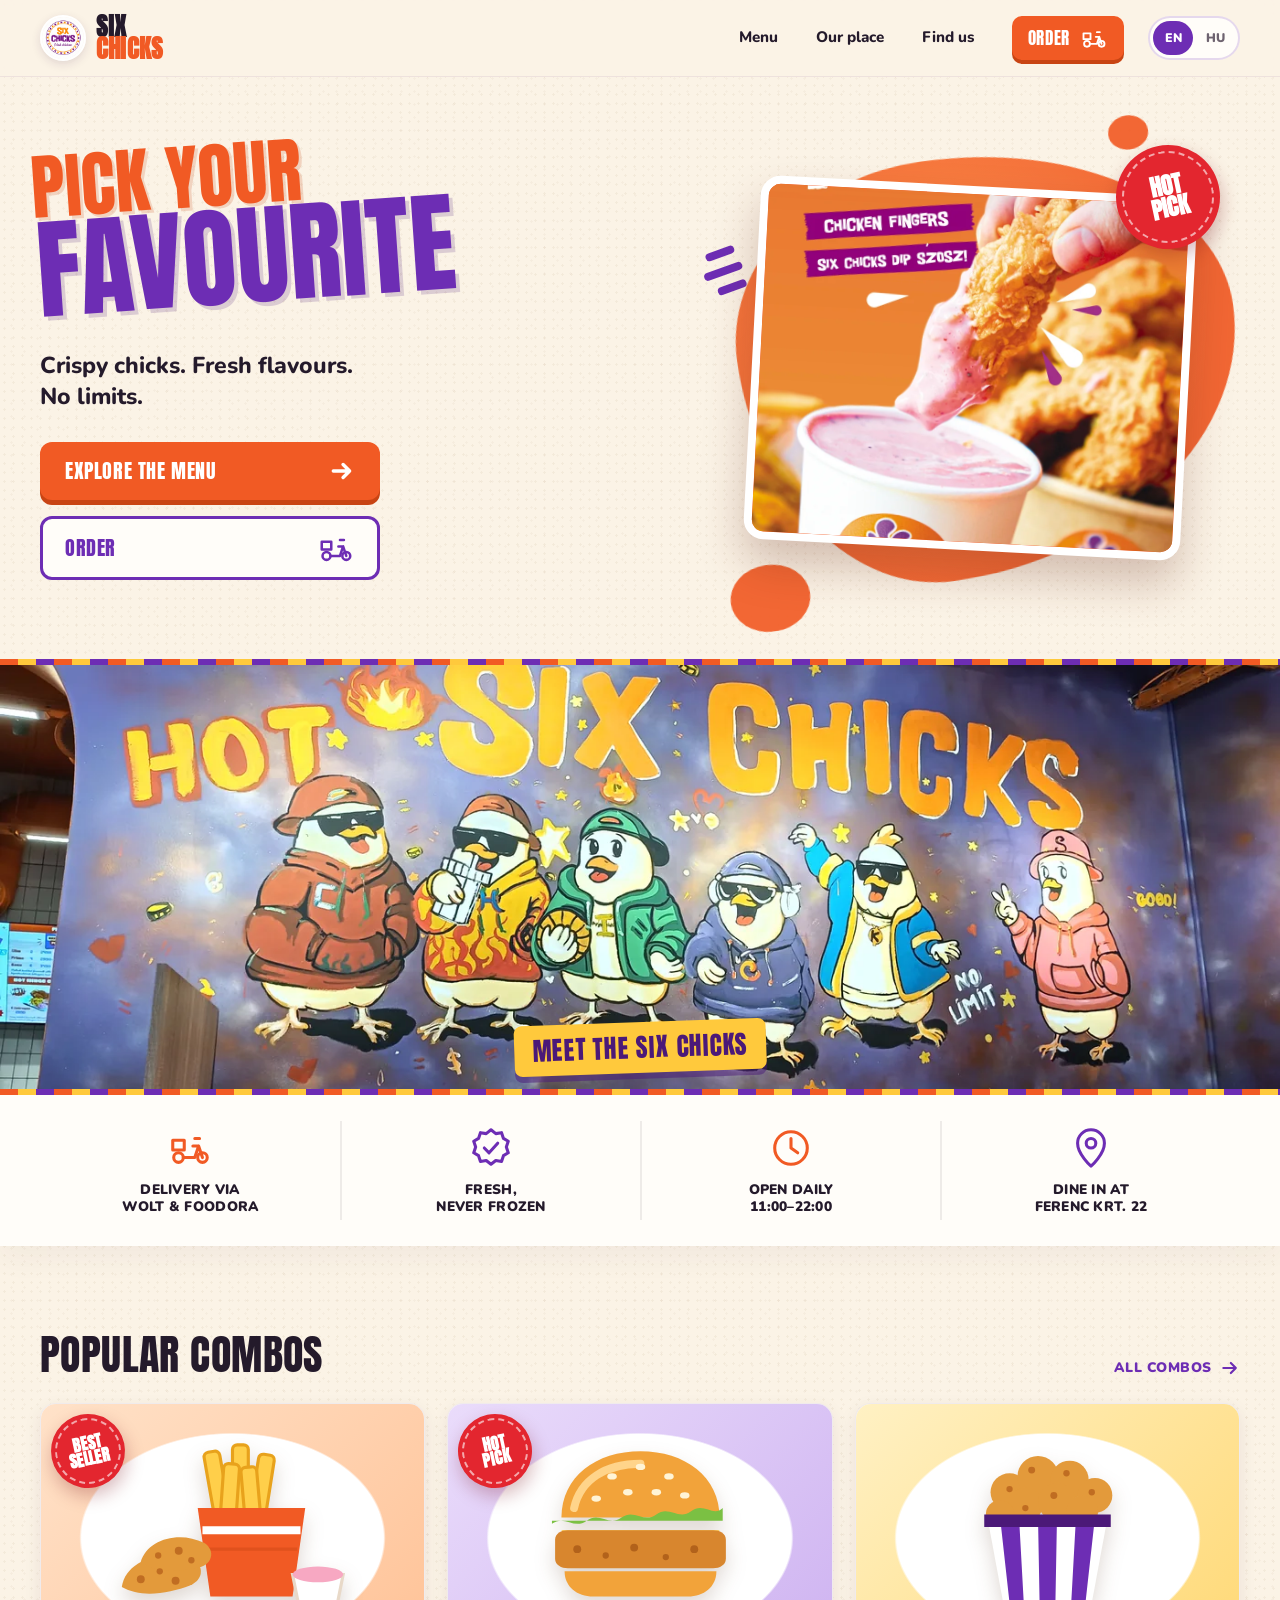
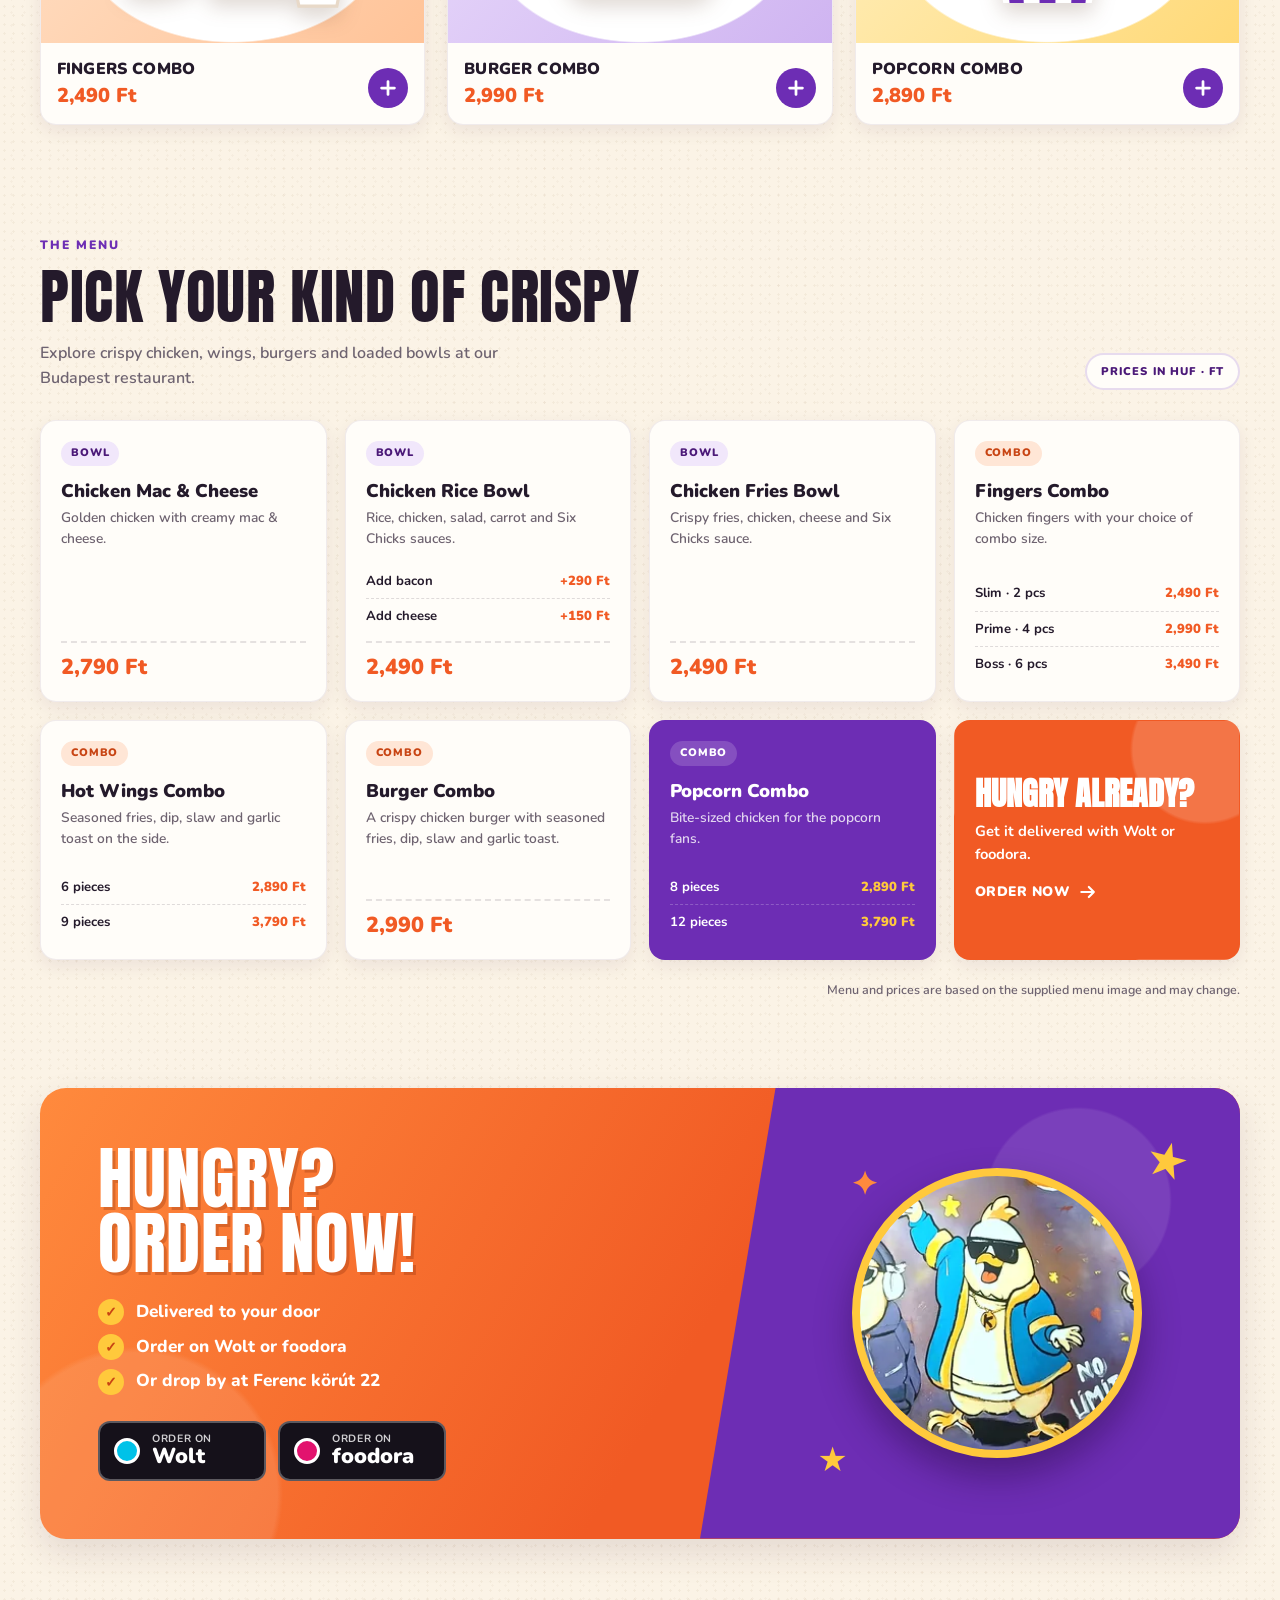
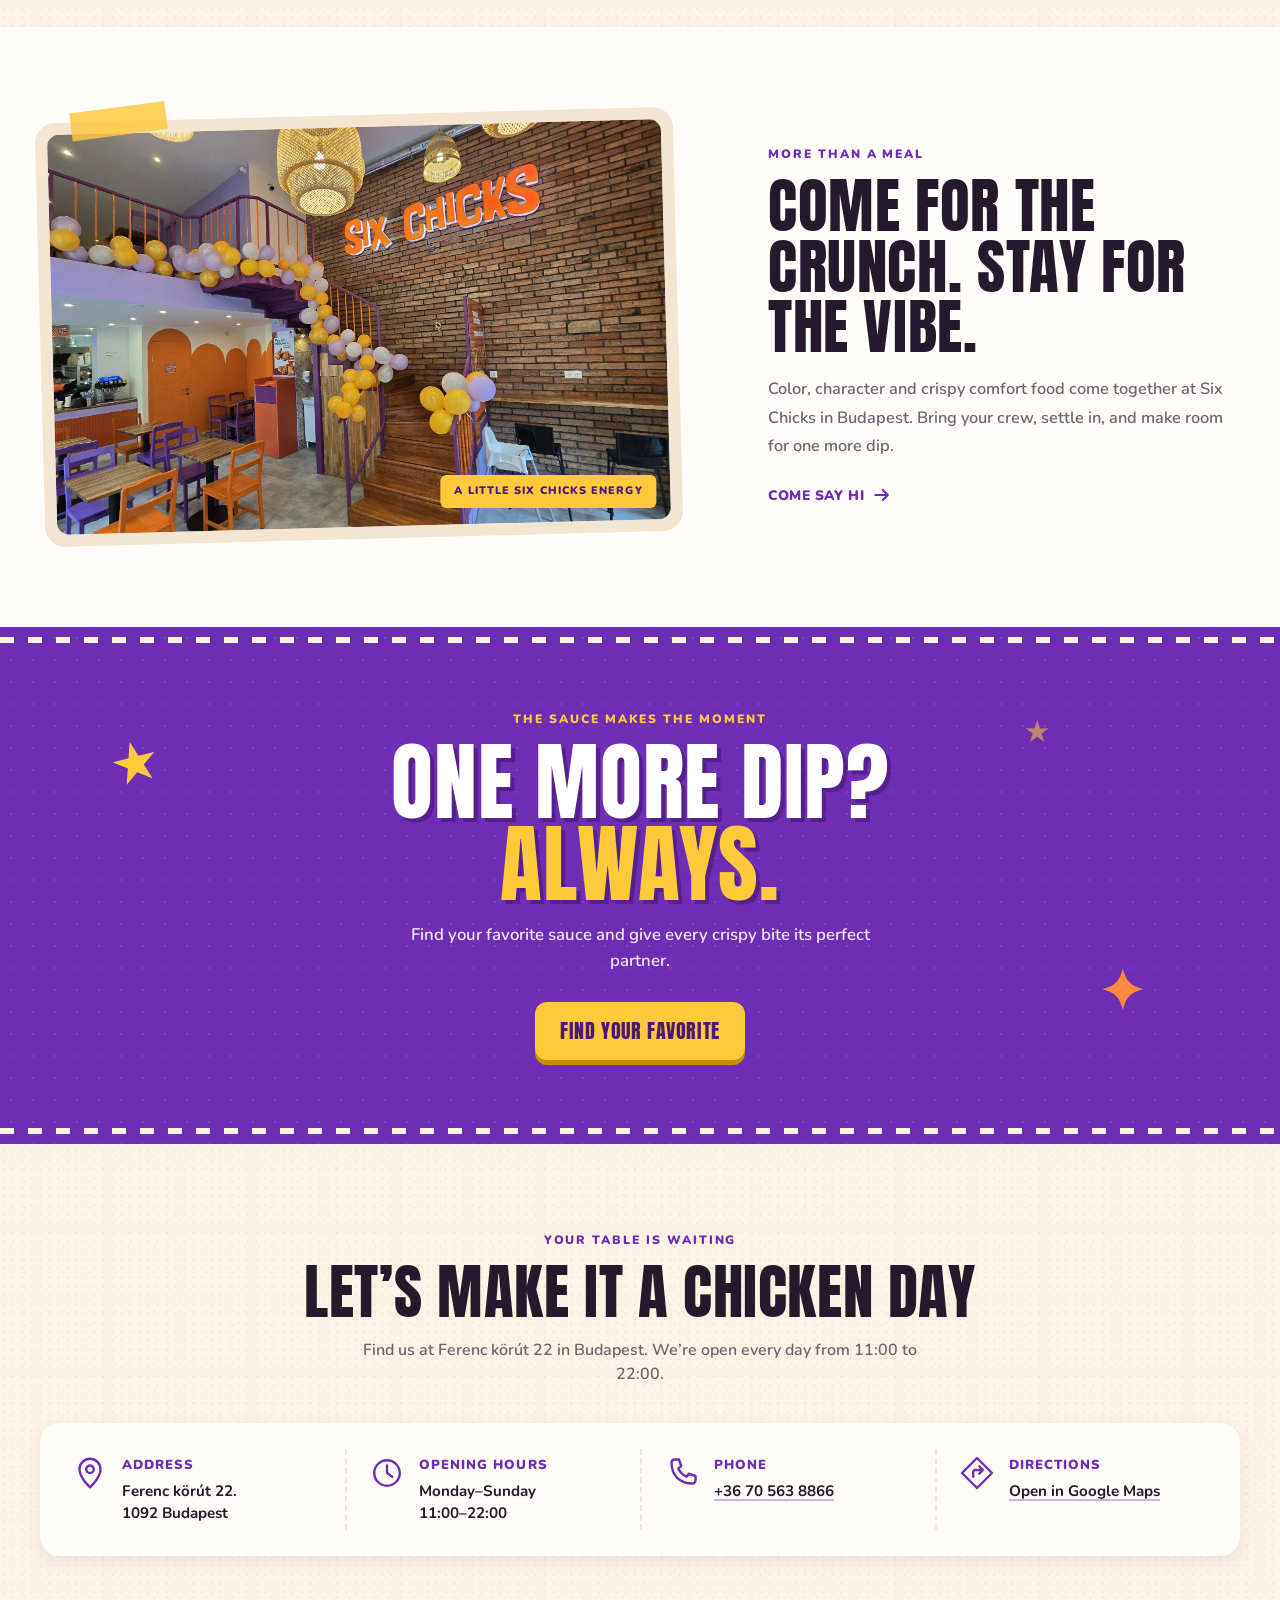
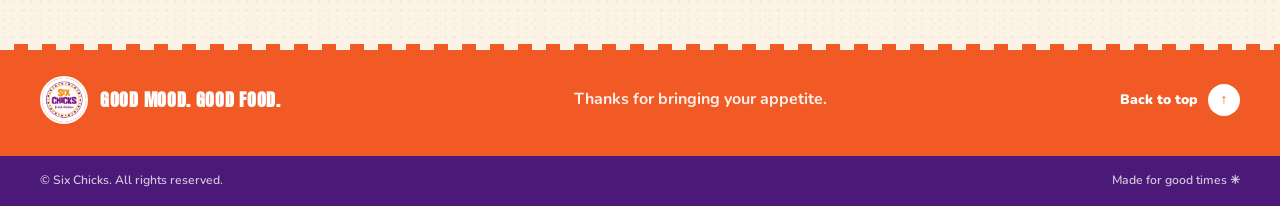
<file: index.html>
<!doctype html>
<html lang="en">
  <head>
    <meta charset="utf-8">
    <meta name="viewport" content="width=device-width, initial-scale=1">
    <meta
      name="description"
      content="Enjoy crispy chicken, wings, burgers and loaded bowls at Six Chicks in Budapest. Explore the menu, check daily 11:00–22:00 hours and get directions."
    >
    <meta name="theme-color" content="#fff8ef">
    <link rel="icon" href="favicon.ico" type="image/x-icon">
    <title>Six Chicks | Fried Chicken Restaurant in Budapest</title>
    <link rel="canonical" href="https://sixchicks.hu/">
    <link rel="alternate" hreflang="en" href="https://sixchicks.hu/">
    <link rel="alternate" hreflang="hu" href="https://sixchicks.hu/hu/">
    <link rel="alternate" hreflang="x-default" href="https://sixchicks.hu/">
    <meta property="og:type" content="website">
    <meta property="og:site_name" content="Six Chicks">
    <meta property="og:locale" content="en_GB">
    <meta property="og:locale:alternate" content="hu_HU">
    <meta property="og:title" content="Six Chicks | Fried Chicken Restaurant in Budapest">
    <meta property="og:description" content="Enjoy crispy chicken, wings, burgers and loaded bowls at Six Chicks in Budapest. Explore the menu, check daily 11:00–22:00 hours and get directions.">
    <meta property="og:url" content="https://sixchicks.hu/">
    <meta property="og:image" content="https://sixchicks.hu/six-chicks-hero.webp">
    <meta property="og:image:type" content="image/webp">
    <meta property="og:image:width" content="2400">
    <meta property="og:image:height" content="1351">
    <meta property="og:image:alt" content="Six Chicks fried chicken restaurant in Budapest">
    <meta name="twitter:card" content="summary_large_image">
    <meta name="twitter:title" content="Six Chicks | Fried Chicken Restaurant in Budapest">
    <meta name="twitter:description" content="Enjoy crispy chicken, wings, burgers and loaded bowls at Six Chicks in Budapest.">
    <meta name="twitter:image" content="https://sixchicks.hu/six-chicks-hero.webp">
    <meta name="twitter:image:alt" content="Six Chicks fried chicken restaurant in Budapest">
    <script type="application/ld+json">
      {
        "@context": "https://schema.org",
        "@type": "Restaurant",
        "name": "Six Chicks",
        "url": "https://sixchicks.hu/",
        "image": "https://sixchicks.hu/six-chicks-hero.webp",
        "logo": "https://sixchicks.hu/logo_1.jpg",
        "inLanguage": "en",
        "servesCuisine": "Fried chicken",
        "priceRange": "Ft 2,490–3,790",
        "telephone": "+36705638866",
        "address": {
          "@type": "PostalAddress",
          "streetAddress": "Ferenc körút 22.",
          "addressLocality": "Budapest",
          "postalCode": "1092",
          "addressCountry": "HU"
        },
        "openingHoursSpecification": {
          "@type": "OpeningHoursSpecification",
          "dayOfWeek": [
            "https://schema.org/Monday",
            "https://schema.org/Tuesday",
            "https://schema.org/Wednesday",
            "https://schema.org/Thursday",
            "https://schema.org/Friday",
            "https://schema.org/Saturday",
            "https://schema.org/Sunday"
          ],
          "opens": "11:00",
          "closes": "22:00"
        },
        "hasMenu": "https://sixchicks.hu/#menu",
        "potentialAction": {
          "@type": "OrderAction",
          "target": [
            {
              "@type": "EntryPoint",
              "urlTemplate": "https://wolt.com/en/hun/budapest/restaurant/six-chicks",
              "actionPlatform": ["https://schema.org/DesktopWebPlatform", "https://schema.org/MobileWebPlatform"]
            },
            {
              "@type": "EntryPoint",
              "urlTemplate": "https://www.foodora.hu/restaurant/c2vm/six-chicks",
              "actionPlatform": ["https://schema.org/DesktopWebPlatform", "https://schema.org/MobileWebPlatform"]
            }
          ]
        }
      }
    </script>
    <link rel="preconnect" href="https://fonts.googleapis.com">
    <link rel="preconnect" href="https://fonts.gstatic.com" crossorigin>
    <link rel="stylesheet" href="https://fonts.googleapis.com/css2?family=Anton&amp;family=Nunito:wght@600;700;800;900&amp;display=swap">
    <link rel="stylesheet" href="styles.css">
    <script src="script.js" defer></script>
  </head>
  <body>
    <a class="skip-link" href="#main">Skip to content</a>

    <header class="site-header">
      <div class="header-inner page-width">
        <a class="brand" href="#home" aria-label="Six Chicks — home">
          <img class="brand-logo" src="logo_1.jpg" alt="Six Chicks fried chicken circular logo" width="48" height="48">
          <span class="brand-word" aria-hidden="true"><span>Six</span><span>Chicks</span></span>
        </a>

        <nav class="primary-nav" id="primary-nav" aria-label="Main navigation">
          <a href="#menu">Menu</a>
          <a href="#story">Our place</a>
          <a href="#visit">Find us</a>
          <a class="nav-order" href="#order">
            <span>Order</span>
            <svg viewBox="0 0 48 48" aria-hidden="true"><circle cx="12" cy="34" r="5"/><circle cx="37" cy="34" r="5"/><path d="M17 34h12l4-12h-6M33 22l4 12M6 16h12v10H6zM29 14h5"/></svg>
          </a>
        </nav>

        <div class="language-switch" role="group" aria-label="Choose language">
          <a class="language-button is-active" href="./" lang="en" aria-current="page" aria-label="English">EN</a>
          <a class="language-button" href="hu/" lang="hu" hreflang="hu" aria-label="Magyar">HU</a>
        </div>

        <button
          class="nav-toggle"
          type="button"
          aria-controls="primary-nav"
          aria-expanded="false"
          aria-label="Open navigation"
          data-open-label="Open navigation"
          data-close-label="Close navigation"
        >
          <span></span>
          <span></span>
          <span></span>
        </button>
      </div>
    </header>

    <main id="main">
      <section class="hero" id="home" aria-labelledby="hero-title">
        <div class="hero-inner page-width">
          <div class="hero-copy">
            <h1 id="hero-title">
              <span class="hero-line-small">Pick your</span>
              <span class="hero-line-big">favourite</span>
            </h1>
            <p class="hero-description">Crispy chicks. Fresh flavours.<br>No limits.</p>
            <div class="hero-actions">
              <a class="button button-orange" href="#menu">
                <span>Explore the menu</span>
                <svg class="button-icon" viewBox="0 0 24 24" aria-hidden="true"><path d="M4 12h15M13 6l6 6-6 6"/></svg>
              </a>
              <a class="button button-outline" href="#order">
                <span>Order</span>
                <svg class="button-icon button-icon-wide" viewBox="0 0 48 48" aria-hidden="true"><circle cx="12" cy="34" r="5"/><circle cx="37" cy="34" r="5"/><path d="M17 34h12l4-12h-6M33 22l4 12M6 16h12v10H6zM29 14h5"/></svg>
              </a>
            </div>
          </div>

          <div class="hero-visual">
            <span class="hero-splash" aria-hidden="true"></span>
            <span class="hero-dashes" aria-hidden="true"><span></span><span></span><span></span></span>
            <div class="hero-frame">
              <img src="six-chicks-dip.webp" alt="A crispy chicken finger dipped into Six Chicks sauce" width="850" height="1420" fetchpriority="high">
            </div>
            <span class="sticker sticker-hot hero-sticker" aria-hidden="true">Hot<br>pick</span>
          </div>
        </div>
      </section>

      <section class="chicks-banner" aria-labelledby="chicks-title">
        <img src="six-chicks-wallpaper.webp" alt="The six Six Chicks characters painted on the restaurant wall" width="1400" height="1050" loading="lazy">
        <h2 class="chicks-caption" id="chicks-title">Meet the six chicks</h2>
      </section>

      <section class="features" aria-label="Why Six Chicks">
        <ul class="features-list page-width">
          <li class="feature">
            <svg class="feature-icon" viewBox="0 0 48 48" aria-hidden="true"><circle cx="12" cy="34" r="5"/><circle cx="37" cy="34" r="5"/><path d="M17 34h12l4-12h-6M33 22l4 12M6 16h12v10H6zM29 14h5"/></svg>
            <span>Delivery via<br>Wolt &amp; foodora</span>
          </li>
          <li class="feature feature-purple">
            <svg class="feature-icon" viewBox="0 0 48 48" aria-hidden="true"><path d="M24 5l5 4 6-1 2 6 5 3-2 6 2 6-5 3-2 6-6-1-5 4-5-4-6 1-2-6-5-3 2-6-2-6 5-3 2-6 6 1z"/><path d="M17 24l5 5 9-10"/></svg>
            <span>Fresh,<br>never frozen</span>
          </li>
          <li class="feature">
            <svg class="feature-icon" viewBox="0 0 48 48" aria-hidden="true"><circle cx="24" cy="24" r="17"/><path d="M24 14v10l7 5"/></svg>
            <span>Open daily<br>11:00–22:00</span>
          </li>
          <li class="feature feature-purple">
            <svg class="feature-icon" viewBox="0 0 48 48" aria-hidden="true"><path d="M24 43s14-12.5 14-24a14 14 0 0 0-28 0c0 11.5 14 24 14 24z"/><circle cx="24" cy="19" r="5"/></svg>
            <span>Dine in at<br>Ferenc krt. 22</span>
          </li>
        </ul>
      </section>

      <section class="combos section-pad" id="combos" aria-labelledby="combos-title">
        <div class="page-width">
          <div class="combos-heading">
            <h2 id="combos-title">Popular combos</h2>
            <a class="link-arrow" href="#menu">
              <span>All combos</span>
              <svg viewBox="0 0 24 24" aria-hidden="true"><path d="M4 12h15M13 6l6 6-6 6"/></svg>
            </a>
          </div>

          <ul class="combo-track" data-carousel>
            <li class="combo-card">
              <div class="combo-media combo-media-orange">
                <svg class="combo-art" viewBox="0 0 160 120" aria-hidden="true">
                  <g fill="#ffcf4a" stroke="#e8a21c" stroke-width="2">
                    <rect x="66" y="14" width="10" height="52" rx="3" transform="rotate(-10 71 40)"/>
                    <rect x="80" y="10" width="10" height="56" rx="3"/>
                    <rect x="93" y="16" width="10" height="50" rx="3" transform="rotate(9 98 41)"/>
                    <rect x="73" y="22" width="10" height="46" rx="3" transform="rotate(4 78 45)"/>
                    <rect x="87" y="24" width="10" height="44" rx="3" transform="rotate(-5 92 46)"/>
                  </g>
                  <path d="M58 50h68l-8 56H66z" fill="#f15a24"/>
                  <path d="M61 64h62" stroke="#fff" stroke-width="5"/>
                  <path d="M63 76h58" stroke="#c84413" stroke-width="2" opacity=".4"/>
                  <g fill="#e39a3b">
                    <path d="M10 100c2-15 22-24 42-19 10 3 11 14 1 18-13 5-31 8-43 1z"/>
                    <path d="M22 84c4-14 24-20 40-12 8 5 5 15-5 16-12 2-25 4-35-4z"/>
                  </g>
                  <g fill="#c06d22">
                    <circle cx="22" cy="95" r="2.5"/><circle cx="34" cy="90" r="2"/><circle cx="44" cy="96" r="2.5"/>
                    <circle cx="33" cy="80" r="2"/><circle cx="46" cy="77" r="2.5"/><circle cx="54" cy="83" r="2"/>
                  </g>
                  <path d="M118 92h32l-4 20h-24z" fill="#fff" stroke="#e8d9c8" stroke-width="2"/>
                  <ellipse cx="134" cy="92" rx="16" ry="5" fill="#f7a8c2"/>
                </svg>
                <span class="sticker sticker-hot combo-sticker" aria-hidden="true">Best<br>seller</span>
              </div>
              <div class="combo-body">
                <h3>Fingers Combo</h3>
                <p class="combo-price">2,490 Ft</p>
                <a class="combo-add" href="#order" aria-label="Order the Fingers Combo">
                  <svg viewBox="0 0 24 24" aria-hidden="true"><path d="M12 5v14M5 12h14"/></svg>
                </a>
              </div>
            </li>
            <li class="combo-card">
              <div class="combo-media combo-media-purple">
                <svg class="combo-art" viewBox="0 0 160 120" aria-hidden="true">
                  <path d="M30 56c0-26 22-42 50-42s50 16 50 42z" fill="#f2a33a"/>
                  <path d="M38 50c4-18 20-28 42-28" stroke="#ffd48a" stroke-width="5" stroke-linecap="round" fill="none"/>
                  <g fill="#fff4d6">
                    <ellipse cx="62" cy="30" rx="3" ry="2"/><ellipse cx="80" cy="24" rx="3" ry="2"/><ellipse cx="98" cy="30" rx="3" ry="2"/>
                    <ellipse cx="72" cy="40" rx="3" ry="2"/><ellipse cx="90" cy="40" rx="3" ry="2"/><ellipse cx="108" cy="42" rx="3" ry="2"/>
                    <ellipse cx="52" cy="44" rx="3" ry="2"/>
                  </g>
                  <path d="M24 60c8-6 14 4 22-2s14 4 22-2 14 4 22-2 14 4 22-2 14 4 20-2v8H24z" fill="#7bc043"/>
                  <path d="M30 64h100l-6 10H36z" fill="#ffc93c"/>
                  <path d="M26 70c0-4 4-6 8-6h92c4 0 8 2 8 6v12c0 4-4 6-8 6H34c-4 0-8-2-8-6z" fill="#d8862e"/>
                  <g fill="#b2621b">
                    <circle cx="40" cy="76" r="2.5"/><circle cx="58" cy="80" r="2"/><circle cx="76" cy="75" r="2.5"/>
                    <circle cx="96" cy="81" r="2"/><circle cx="114" cy="76" r="2.5"/>
                  </g>
                  <path d="M32 90h96c0 10-8 16-18 16H50c-10 0-18-6-18-16z" fill="#f2a33a"/>
                </svg>
                <span class="sticker sticker-hot combo-sticker" aria-hidden="true">Hot<br>pick</span>
              </div>
              <div class="combo-body">
                <h3>Burger Combo</h3>
                <p class="combo-price">2,990 Ft</p>
                <a class="combo-add" href="#order" aria-label="Order the Burger Combo">
                  <svg viewBox="0 0 24 24" aria-hidden="true"><path d="M12 5v14M5 12h14"/></svg>
                </a>
              </div>
            </li>
            <li class="combo-card">
              <div class="combo-media combo-media-gold">
                <svg class="combo-art" viewBox="0 0 160 120" aria-hidden="true">
                  <g fill="#e39a3b">
                    <circle cx="56" cy="40" r="12"/><circle cx="74" cy="30" r="13"/><circle cx="94" cy="32" r="12"/>
                    <circle cx="110" cy="42" r="11"/><circle cx="66" cy="48" r="11"/><circle cx="86" cy="46" r="12"/>
                    <circle cx="102" cy="52" r="10"/><circle cx="50" cy="54" r="9"/>
                  </g>
                  <g fill="#c06d22">
                    <circle cx="70" cy="26" r="2.2"/><circle cx="92" cy="28" r="2"/><circle cx="56" cy="38" r="2"/>
                    <circle cx="84" cy="42" r="2.2"/><circle cx="108" cy="40" r="2"/><circle cx="66" cy="50" r="2"/>
                  </g>
                  <path d="M42 56h76l-10 54H52z" fill="#fff"/>
                  <path d="M50 56h12l3 54h-9zM74 56h12l-1 54h-10zM98 56h12l-6 54h-9z" fill="#6d2db4"/>
                  <path d="M40 54h80v8H40z" fill="#4b1978"/>
                </svg>
              </div>
              <div class="combo-body">
                <h3>Popcorn Combo</h3>
                <p class="combo-price">2,890 Ft</p>
                <a class="combo-add" href="#order" aria-label="Order the Popcorn Combo">
                  <svg viewBox="0 0 24 24" aria-hidden="true"><path d="M12 5v14M5 12h14"/></svg>
                </a>
              </div>
            </li>
          </ul>
          <div class="combo-dots" data-carousel-dots>
            <button type="button" aria-label="Show combo 1" aria-current="true"></button>
            <button type="button" aria-label="Show combo 2"></button>
            <button type="button" aria-label="Show combo 3"></button>
          </div>
        </div>
      </section>

      <section class="menu-section section-pad" id="menu" aria-labelledby="menu-title">
        <div class="page-width">
          <div class="section-heading">
            <div>
              <p class="eyebrow">The menu</p>
              <h2 id="menu-title">Pick your kind of crispy</h2>
              <p class="section-intro">Explore crispy chicken, wings, burgers and loaded bowls at our Budapest restaurant.</p>
            </div>
            <span class="menu-price-note">Prices in HUF · Ft</span>
          </div>

          <div class="menu-grid">
            <article class="menu-card">
              <span class="menu-card-tag">Bowl</span>
              <h3>Chicken Mac &amp; Cheese</h3>
              <p class="menu-card-description">Golden chicken with creamy mac &amp; cheese.</p>
              <p class="menu-price">2,790 Ft</p>
            </article>

            <article class="menu-card">
              <span class="menu-card-tag">Bowl</span>
              <h3>Chicken Rice Bowl</h3>
              <p class="menu-card-description">Rice, chicken, salad, carrot and Six Chicks sauces.</p>
              <ul class="menu-price-list" aria-label="Optional extras">
                <li><span>Add bacon</span><strong>+290 Ft</strong></li>
                <li><span>Add cheese</span><strong>+150 Ft</strong></li>
              </ul>
              <p class="menu-price">2,490 Ft</p>
            </article>

            <article class="menu-card">
              <span class="menu-card-tag">Bowl</span>
              <h3>Chicken Fries Bowl</h3>
              <p class="menu-card-description">Crispy fries, chicken, cheese and Six Chicks sauce.</p>
              <p class="menu-price">2,490 Ft</p>
            </article>

            <article class="menu-card">
              <span class="menu-card-tag menu-card-tag-orange">Combo</span>
              <h3>Fingers Combo</h3>
              <p class="menu-card-description">Chicken fingers with your choice of combo size.</p>
              <ul class="menu-price-list">
                <li><span>Slim · 2 pcs</span><strong>2,490 Ft</strong></li>
                <li><span>Prime · 4 pcs</span><strong>2,990 Ft</strong></li>
                <li><span>Boss · 6 pcs</span><strong>3,490 Ft</strong></li>
              </ul>
            </article>

            <article class="menu-card">
              <span class="menu-card-tag menu-card-tag-orange">Combo</span>
              <h3>Hot Wings Combo</h3>
              <p class="menu-card-description">Seasoned fries, dip, slaw and garlic toast on the side.</p>
              <ul class="menu-price-list">
                <li><span>6 pieces</span><strong>2,890 Ft</strong></li>
                <li><span>9 pieces</span><strong>3,790 Ft</strong></li>
              </ul>
            </article>

            <article class="menu-card">
              <span class="menu-card-tag menu-card-tag-orange">Combo</span>
              <h3>Burger Combo</h3>
              <p class="menu-card-description">A crispy chicken burger with seasoned fries, dip, slaw and garlic toast.</p>
              <p class="menu-price">2,990 Ft</p>
            </article>

            <article class="menu-card menu-card-featured">
              <span class="menu-card-tag">Combo</span>
              <h3>Popcorn Combo</h3>
              <p class="menu-card-description">Bite-sized chicken for the popcorn fans.</p>
              <ul class="menu-price-list">
                <li><span>8 pieces</span><strong>2,890 Ft</strong></li>
                <li><span>12 pieces</span><strong>3,790 Ft</strong></li>
              </ul>
            </article>

            <a class="menu-card menu-card-cta" href="#order">
              <span class="menu-card-cta-title">Hungry already?</span>
              <span class="menu-card-cta-text">Get it delivered with Wolt or foodora.</span>
              <span class="link-arrow">
                <span>Order now</span>
                <svg viewBox="0 0 24 24" aria-hidden="true"><path d="M4 12h15M13 6l6 6-6 6"/></svg>
              </span>
            </a>
          </div>
          <p class="menu-footnote">Menu and prices are based on the supplied menu image and may change.</p>
        </div>
      </section>

      <section class="order-section" id="order" aria-labelledby="order-title">
        <div class="page-width">
          <div class="order-banner">
            <div class="order-copy">
              <h2 id="order-title">Hungry?<br>Order now!</h2>
              <ul class="order-checks">
                <li>Delivered to your door</li>
                <li>Order on Wolt or foodora</li>
                <li>Or drop by at Ferenc körút 22</li>
              </ul>
              <div class="order-buttons">
                <a class="store-button" href="https://wolt.com/en/hun/budapest/restaurant/six-chicks" target="_blank" rel="noopener noreferrer">
                  <span class="store-dot store-dot-wolt" aria-hidden="true"></span>
                  <span class="store-text"><small>Order on</small><strong>Wolt</strong></span>
                </a>
                <a class="store-button" href="https://www.foodora.hu/restaurant/c2vm/six-chicks" target="_blank" rel="noopener noreferrer">
                  <span class="store-dot store-dot-foodora" aria-hidden="true"></span>
                  <span class="store-text"><small>Order on</small><strong>foodora</strong></span>
                </a>
              </div>
            </div>
            <div class="order-art" aria-hidden="true">
              <span class="order-star order-star-1">★</span>
              <span class="order-star order-star-2">★</span>
              <span class="order-star order-star-3">✦</span>
              <span class="order-chick"></span>
            </div>
          </div>
        </div>
      </section>

      <section class="story-section section-pad" id="story" aria-labelledby="story-title">
        <div class="story-layout page-width">
          <div class="story-image-wrap">
            <img class="story-image" src="six-chicks-hero.webp" alt="Inside Six Chicks: purple and orange chairs, a brick wall and the Six Chicks sign" width="2400" height="1351" loading="lazy">
            <span class="story-image-label">A little Six Chicks energy</span>
          </div>
          <div class="story-copy">
            <p class="eyebrow">More than a meal</p>
            <h2 id="story-title">Come for the crunch. Stay for the vibe.</h2>
            <p>Color, character and crispy comfort food come together at Six Chicks in Budapest. Bring your crew, settle in, and make room for one more dip.</p>
            <a class="link-arrow" href="#visit">
              <span>Come say hi</span>
              <svg viewBox="0 0 24 24" aria-hidden="true"><path d="M4 12h15M13 6l6 6-6 6"/></svg>
            </a>
          </div>
        </div>
      </section>

      <section class="dip-section" aria-labelledby="dip-title">
        <div class="dip-inner page-width">
          <p class="eyebrow dip-eyebrow">The sauce makes the moment</p>
          <h2 id="dip-title">One more dip? <span>Always.</span></h2>
          <p class="dip-text">Find your favorite sauce and give every crispy bite its perfect partner.</p>
          <a class="button button-light" href="#menu">Find your favorite</a>
          <span class="dip-star dip-star-1" aria-hidden="true">★</span>
          <span class="dip-star dip-star-2" aria-hidden="true">✦</span>
          <span class="dip-star dip-star-3" aria-hidden="true">★</span>
        </div>
      </section>

      <section class="visit-section section-pad" id="visit" aria-labelledby="visit-title">
        <div class="page-width">
          <div class="visit-heading">
            <p class="eyebrow">Your table is waiting</p>
            <h2 id="visit-title">Let’s make it a chicken day</h2>
            <p>Find us at Ferenc körút 22 in Budapest. We’re open every day from 11:00 to 22:00.</p>
          </div>
          <ul class="info-card">
            <li class="info-item">
              <svg class="info-icon" viewBox="0 0 48 48" aria-hidden="true"><path d="M24 43s14-12.5 14-24a14 14 0 0 0-28 0c0 11.5 14 24 14 24z"/><circle cx="24" cy="19" r="5"/></svg>
              <div>
                <h3>Address</h3>
                <p>Ferenc körút 22.<br>1092 Budapest</p>
              </div>
            </li>
            <li class="info-item">
              <svg class="info-icon" viewBox="0 0 48 48" aria-hidden="true"><circle cx="24" cy="24" r="17"/><path d="M24 14v10l7 5"/></svg>
              <div>
                <h3>Opening hours</h3>
                <p>Monday–Sunday<br>11:00–22:00</p>
              </div>
            </li>
            <li class="info-item">
              <svg class="info-icon" viewBox="0 0 48 48" aria-hidden="true"><path d="M14 6h6l3 9-4 3a24 24 0 0 0 11 11l3-4 9 3v6a4 4 0 0 1-4 4C21 38 10 27 10 10a4 4 0 0 1 4-4z"/></svg>
              <div>
                <h3>Phone</h3>
                <p><a class="contact-link" href="tel:+36705638866">+36 70 563 8866</a></p>
              </div>
            </li>
            <li class="info-item">
              <svg class="info-icon" viewBox="0 0 48 48" aria-hidden="true"><path d="M24 4l20 20-20 20L4 24z"/><path d="M19 29v-6a3 3 0 0 1 3-3h9M27 15l5 5-5 5"/></svg>
              <div>
                <h3>Directions</h3>
                <p><a class="contact-link" href="https://www.google.com/maps/dir/?api=1&amp;destination=Six+Chicks%2C+Ferenc+k%C3%B6r%C3%BAt+22%2C+1092+Budapest%2C+Hungary" target="_blank" rel="noopener noreferrer">Open in Google Maps</a></p>
              </div>
            </li>
          </ul>
        </div>
      </section>
    </main>

    <footer class="site-footer">
      <div class="footer-main page-width">
        <a class="footer-brand" href="#home" aria-label="Six Chicks — back to top">
          <img src="logo_1.jpg" alt="" width="48" height="48" loading="lazy">
          <span>Good mood. Good food.</span>
        </a>
        <p>Thanks for bringing your appetite.</p>
        <a class="back-to-top" href="#home"><span>Back to top</span><span aria-hidden="true">↑</span></a>
      </div>
      <div class="footer-bottom">
        <div class="page-width footer-bottom-inner">
          <span>© Six Chicks. All rights reserved.</span>
          <span>Made for good times ✳</span>
        </div>
      </div>
    </footer>

    <a class="sticky-order" href="#order">
      <span>Order now</span>
      <svg viewBox="0 0 24 24" aria-hidden="true"><path d="M4 12h15M13 6l6 6-6 6"/></svg>
    </a>
  </body>
</html>
</file>
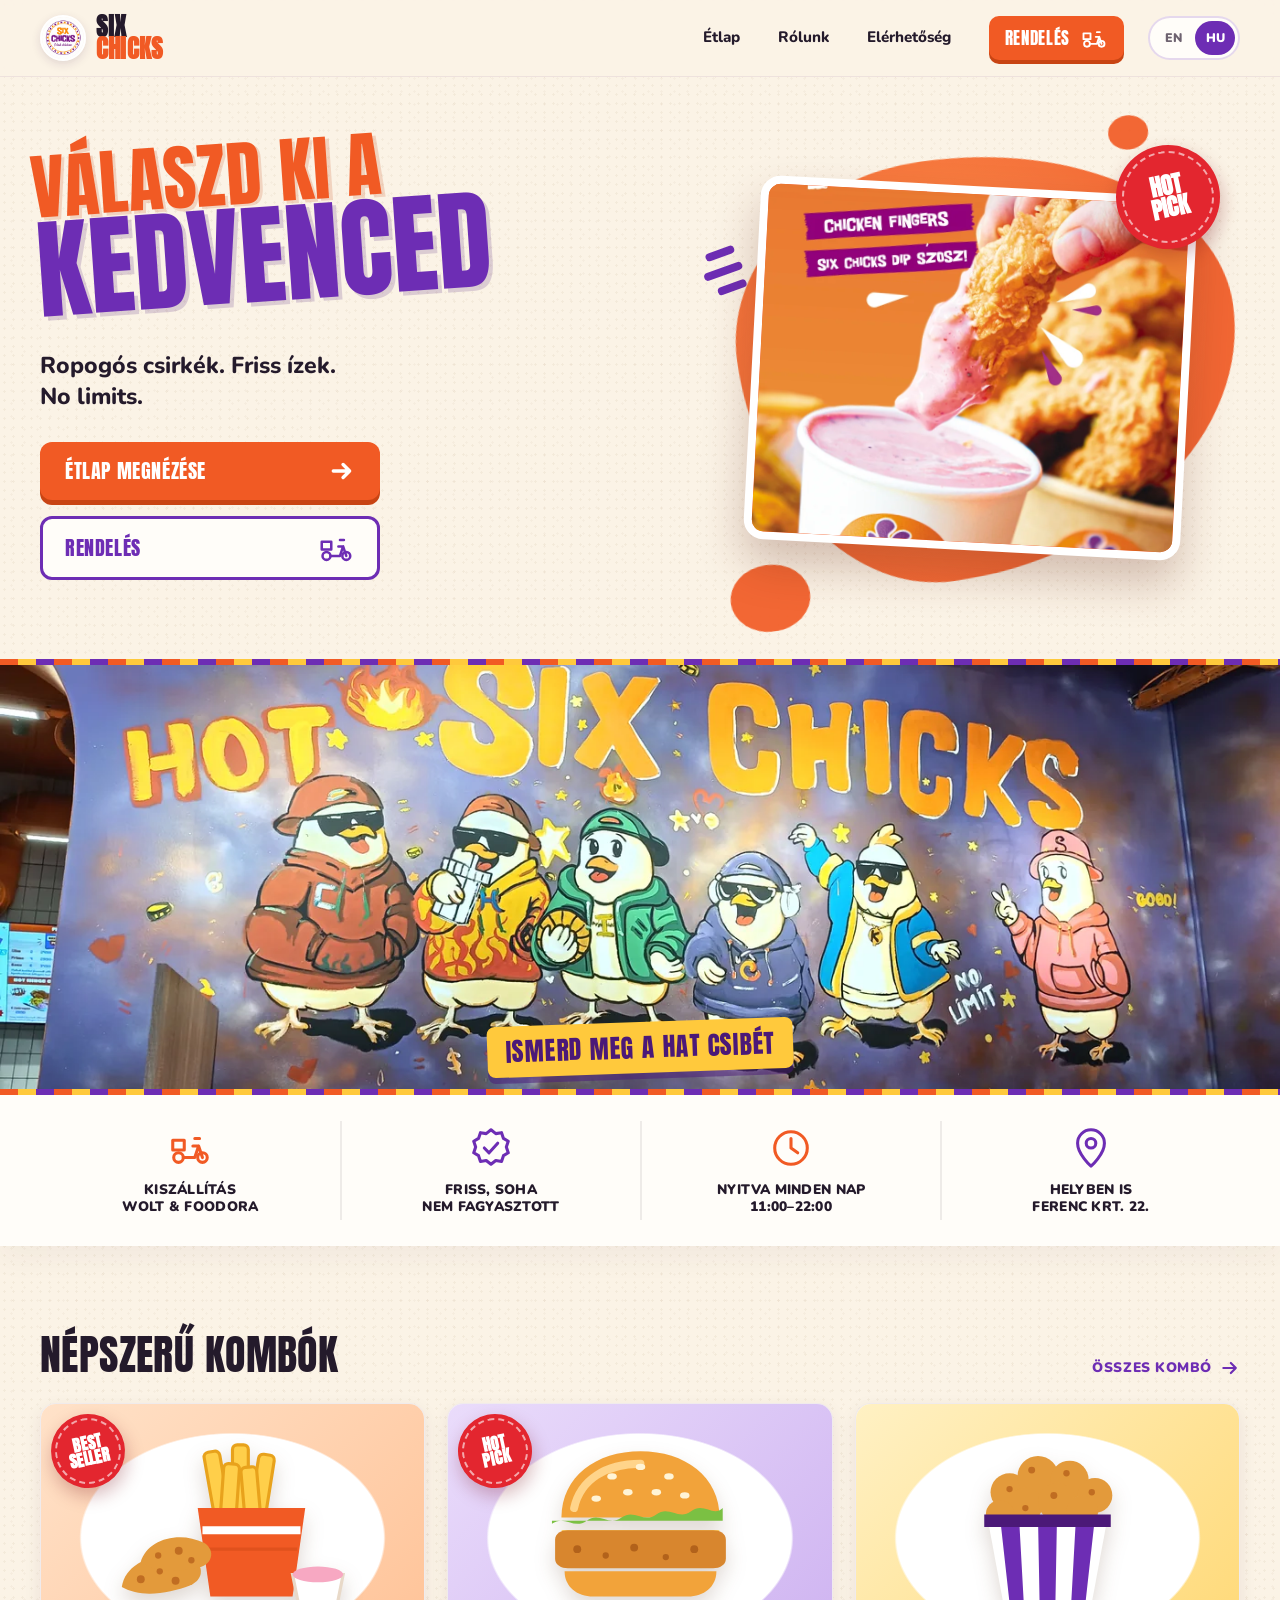
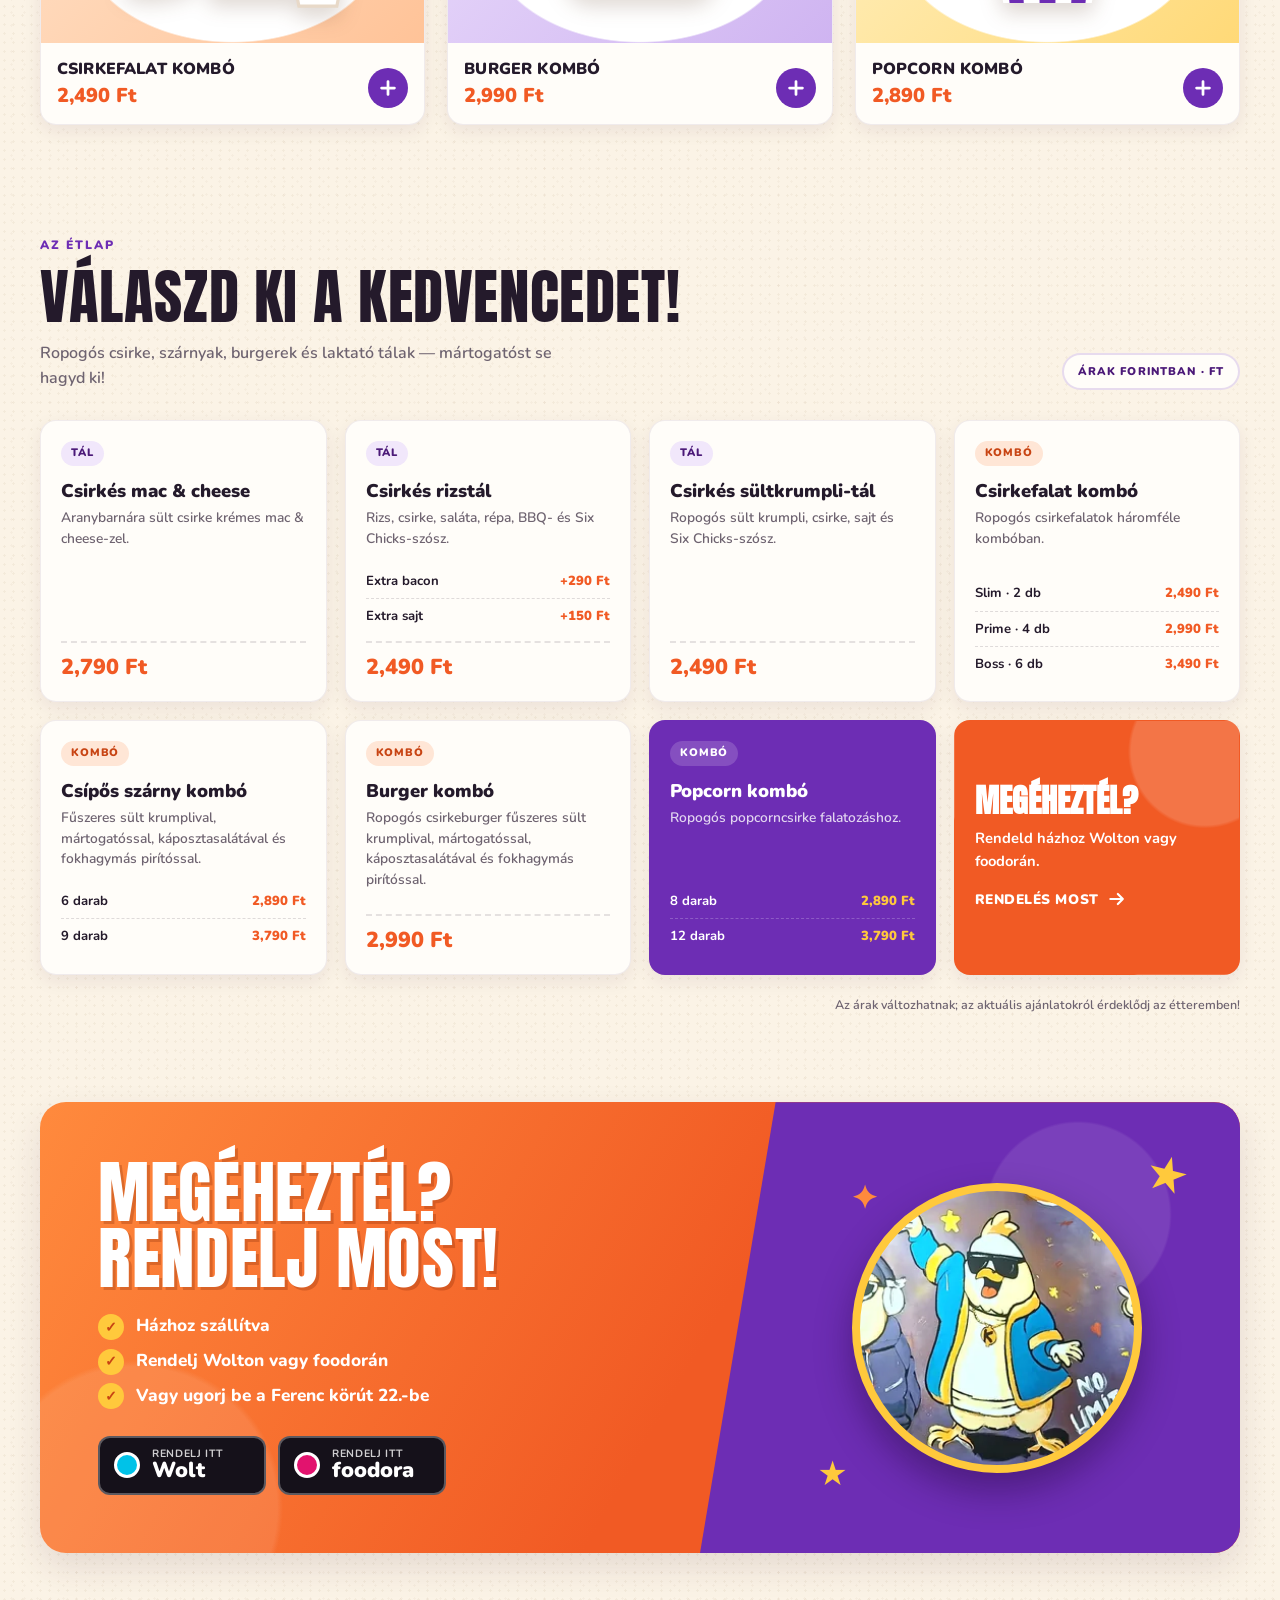
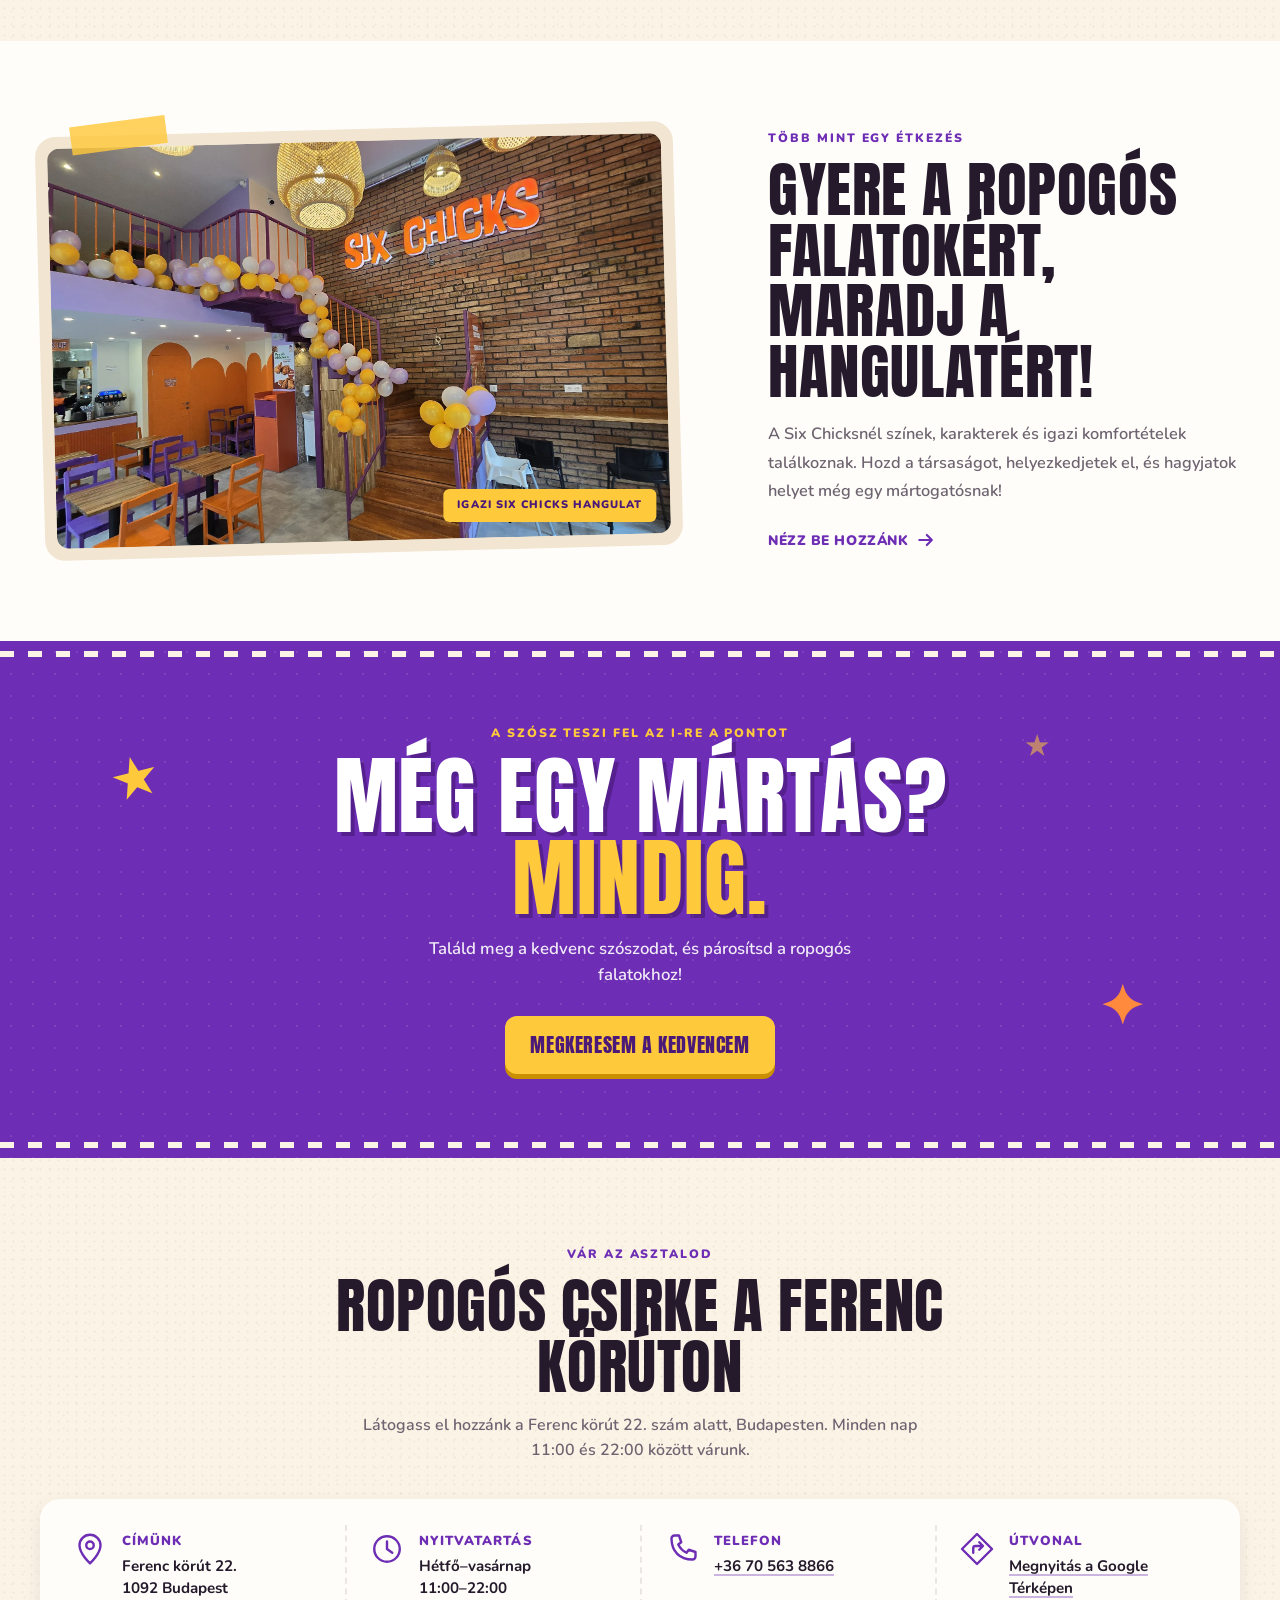
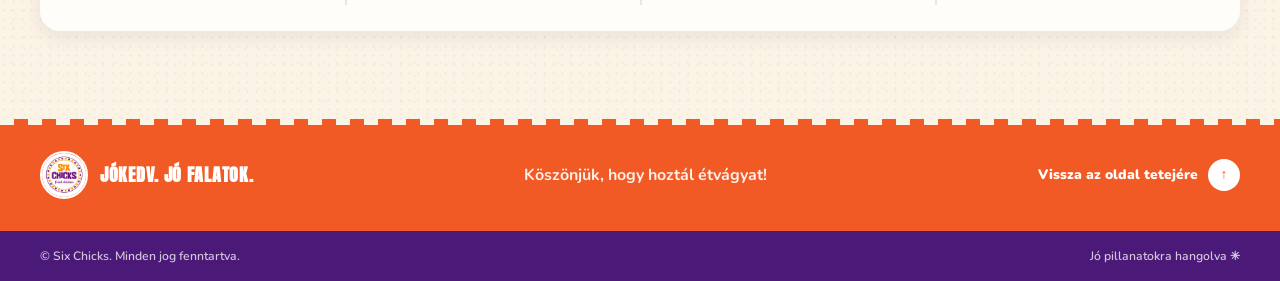
<file: hu/index.html>
<!doctype html>
<html lang="hu">
  <head>
    <meta charset="utf-8">
    <meta name="viewport" content="width=device-width, initial-scale=1">
    <meta
      name="description"
      content="Ropogós csirke, szárnyak, burgerek és tálak a budapesti Six Chicksben. Nézd meg az étlapot, a mindennap 11:00–22:00 nyitvatartást és az útvonalat."
    >
    <meta name="theme-color" content="#fff8ef">
    <link rel="icon" href="../favicon.ico" type="image/x-icon">
    <title>Six Chicks | Ropogós sült csirke Budapesten</title>
    <link rel="canonical" href="https://sixchicks.hu/hu/">
    <link rel="alternate" hreflang="en" href="https://sixchicks.hu/">
    <link rel="alternate" hreflang="hu" href="https://sixchicks.hu/hu/">
    <link rel="alternate" hreflang="x-default" href="https://sixchicks.hu/">
    <meta property="og:type" content="website">
    <meta property="og:site_name" content="Six Chicks">
    <meta property="og:locale" content="hu_HU">
    <meta property="og:locale:alternate" content="en_GB">
    <meta property="og:title" content="Six Chicks | Ropogós sült csirke Budapesten">
    <meta property="og:description" content="Ropogós csirke, szárnyak, burgerek és tálak a budapesti Six Chicksben. Nézd meg az étlapot, a mindennap 11:00–22:00 nyitvatartást és az útvonalat.">
    <meta property="og:url" content="https://sixchicks.hu/hu/">
    <meta property="og:image" content="https://sixchicks.hu/six-chicks-hero.webp">
    <meta property="og:image:type" content="image/webp">
    <meta property="og:image:width" content="2400">
    <meta property="og:image:height" content="1351">
    <meta property="og:image:alt" content="A Six Chicks sültcsirke-étterem Budapesten">
    <meta name="twitter:card" content="summary_large_image">
    <meta name="twitter:title" content="Six Chicks | Ropogós sült csirke Budapesten">
    <meta name="twitter:description" content="Ropogós csirke, szárnyak, burgerek és tálak a budapesti Six Chicksben.">
    <meta name="twitter:image" content="https://sixchicks.hu/six-chicks-hero.webp">
    <meta name="twitter:image:alt" content="A Six Chicks sültcsirke-étterem Budapesten">
    <script type="application/ld+json">
      {
        "@context": "https://schema.org",
        "@type": "Restaurant",
        "name": "Six Chicks",
        "url": "https://sixchicks.hu/hu/",
        "image": "https://sixchicks.hu/six-chicks-hero.webp",
        "logo": "https://sixchicks.hu/logo_1.jpg",
        "description": "Ropogós csirke, szárnyak, burgerek és tálak Budapesten.",
        "inLanguage": "hu",
        "servesCuisine": "Fried chicken",
        "priceRange": "Ft 2,490–3,790",
        "telephone": "+36705638866",
        "address": {
          "@type": "PostalAddress",
          "streetAddress": "Ferenc körút 22.",
          "addressLocality": "Budapest",
          "postalCode": "1092",
          "addressCountry": "HU"
        },
        "openingHoursSpecification": {
          "@type": "OpeningHoursSpecification",
          "dayOfWeek": [
            "https://schema.org/Monday",
            "https://schema.org/Tuesday",
            "https://schema.org/Wednesday",
            "https://schema.org/Thursday",
            "https://schema.org/Friday",
            "https://schema.org/Saturday",
            "https://schema.org/Sunday"
          ],
          "opens": "11:00",
          "closes": "22:00"
        },
        "hasMenu": "https://sixchicks.hu/hu/#menu",
        "potentialAction": {
          "@type": "OrderAction",
          "target": [
            {
              "@type": "EntryPoint",
              "urlTemplate": "https://wolt.com/en/hun/budapest/restaurant/six-chicks",
              "actionPlatform": ["https://schema.org/DesktopWebPlatform", "https://schema.org/MobileWebPlatform"]
            },
            {
              "@type": "EntryPoint",
              "urlTemplate": "https://www.foodora.hu/restaurant/c2vm/six-chicks",
              "actionPlatform": ["https://schema.org/DesktopWebPlatform", "https://schema.org/MobileWebPlatform"]
            }
          ]
        }
      }
    </script>
    <link rel="preconnect" href="https://fonts.googleapis.com">
    <link rel="preconnect" href="https://fonts.gstatic.com" crossorigin>
    <link rel="stylesheet" href="https://fonts.googleapis.com/css2?family=Anton&amp;family=Nunito:wght@600;700;800;900&amp;display=swap">
    <link rel="stylesheet" href="../styles.css">
    <script src="../script.js" defer></script>
  </head>
  <body>
    <a class="skip-link" href="#main">Ugrás a tartalomra</a>

    <header class="site-header">
      <div class="header-inner page-width">
        <a class="brand" href="#home" aria-label="Six Chicks — főoldal">
          <img class="brand-logo" src="../logo_1.jpg" alt="A Six Chicks sültcsirke-étterem logója" width="48" height="48">
          <span class="brand-word" aria-hidden="true"><span>Six</span><span>Chicks</span></span>
        </a>

        <nav class="primary-nav" id="primary-nav" aria-label="Fő navigáció">
          <a href="#menu">Étlap</a>
          <a href="#story">Rólunk</a>
          <a href="#visit">Elérhetőség</a>
          <a class="nav-order" href="#order">
            <span>Rendelés</span>
            <svg viewBox="0 0 48 48" aria-hidden="true"><circle cx="12" cy="34" r="5"/><circle cx="37" cy="34" r="5"/><path d="M17 34h12l4-12h-6M33 22l4 12M6 16h12v10H6zM29 14h5"/></svg>
          </a>
        </nav>

        <div class="language-switch" role="group" aria-label="Nyelv kiválasztása">
          <a class="language-button" href="../" lang="en" hreflang="en" aria-label="English">EN</a>
          <a class="language-button is-active" href="./" lang="hu" aria-current="page" aria-label="Magyar">HU</a>
        </div>

        <button
          class="nav-toggle"
          type="button"
          aria-controls="primary-nav"
          aria-expanded="false"
          aria-label="Navigáció megnyitása"
          data-open-label="Navigáció megnyitása"
          data-close-label="Navigáció bezárása"
        >
          <span></span>
          <span></span>
          <span></span>
        </button>
      </div>
    </header>

    <main id="main">
      <section class="hero" id="home" aria-labelledby="hero-title">
        <div class="hero-inner page-width">
          <div class="hero-copy">
            <h1 id="hero-title">
              <span class="hero-line-small">Válaszd ki a</span>
              <span class="hero-line-big">kedvenced</span>
            </h1>
            <p class="hero-description">Ropogós csirkék. Friss ízek.<br>No limits.</p>
            <div class="hero-actions">
              <a class="button button-orange" href="#menu">
                <span>Étlap megnézése</span>
                <svg class="button-icon" viewBox="0 0 24 24" aria-hidden="true"><path d="M4 12h15M13 6l6 6-6 6"/></svg>
              </a>
              <a class="button button-outline" href="#order">
                <span>Rendelés</span>
                <svg class="button-icon button-icon-wide" viewBox="0 0 48 48" aria-hidden="true"><circle cx="12" cy="34" r="5"/><circle cx="37" cy="34" r="5"/><path d="M17 34h12l4-12h-6M33 22l4 12M6 16h12v10H6zM29 14h5"/></svg>
              </a>
            </div>
          </div>

          <div class="hero-visual">
            <span class="hero-splash" aria-hidden="true"></span>
            <span class="hero-dashes" aria-hidden="true"><span></span><span></span><span></span></span>
            <div class="hero-frame">
              <img src="../six-chicks-dip.webp" alt="Ropogós csirkefalat mártogatása Six Chicks szószba" width="850" height="1420" fetchpriority="high">
            </div>
            <span class="sticker sticker-hot hero-sticker" aria-hidden="true">Hot<br>pick</span>
          </div>
        </div>
      </section>

      <section class="chicks-banner" aria-labelledby="chicks-title">
        <img src="../six-chicks-wallpaper.webp" alt="A hat Six Chicks karakter az étterem falfestményén" width="1400" height="1050" loading="lazy">
        <h2 class="chicks-caption" id="chicks-title">Ismerd meg a hat csibét</h2>
      </section>

      <section class="features" aria-label="Miért a Six Chicks?">
        <ul class="features-list page-width">
          <li class="feature">
            <svg class="feature-icon" viewBox="0 0 48 48" aria-hidden="true"><circle cx="12" cy="34" r="5"/><circle cx="37" cy="34" r="5"/><path d="M17 34h12l4-12h-6M33 22l4 12M6 16h12v10H6zM29 14h5"/></svg>
            <span>Kiszállítás<br>Wolt &amp; foodora</span>
          </li>
          <li class="feature feature-purple">
            <svg class="feature-icon" viewBox="0 0 48 48" aria-hidden="true"><path d="M24 5l5 4 6-1 2 6 5 3-2 6 2 6-5 3-2 6-6-1-5 4-5-4-6 1-2-6-5-3 2-6-2-6 5-3 2-6 6 1z"/><path d="M17 24l5 5 9-10"/></svg>
            <span>Friss, soha<br>nem fagyasztott</span>
          </li>
          <li class="feature">
            <svg class="feature-icon" viewBox="0 0 48 48" aria-hidden="true"><circle cx="24" cy="24" r="17"/><path d="M24 14v10l7 5"/></svg>
            <span>Nyitva minden nap<br>11:00–22:00</span>
          </li>
          <li class="feature feature-purple">
            <svg class="feature-icon" viewBox="0 0 48 48" aria-hidden="true"><path d="M24 43s14-12.5 14-24a14 14 0 0 0-28 0c0 11.5 14 24 14 24z"/><circle cx="24" cy="19" r="5"/></svg>
            <span>Helyben is<br>Ferenc krt. 22.</span>
          </li>
        </ul>
      </section>

      <section class="combos section-pad" id="combos" aria-labelledby="combos-title">
        <div class="page-width">
          <div class="combos-heading">
            <h2 id="combos-title">Népszerű kombók</h2>
            <a class="link-arrow" href="#menu">
              <span>Összes kombó</span>
              <svg viewBox="0 0 24 24" aria-hidden="true"><path d="M4 12h15M13 6l6 6-6 6"/></svg>
            </a>
          </div>

          <ul class="combo-track" data-carousel>
            <li class="combo-card">
              <div class="combo-media combo-media-orange">
                <svg class="combo-art" viewBox="0 0 160 120" aria-hidden="true">
                  <g fill="#ffcf4a" stroke="#e8a21c" stroke-width="2">
                    <rect x="66" y="14" width="10" height="52" rx="3" transform="rotate(-10 71 40)"/>
                    <rect x="80" y="10" width="10" height="56" rx="3"/>
                    <rect x="93" y="16" width="10" height="50" rx="3" transform="rotate(9 98 41)"/>
                    <rect x="73" y="22" width="10" height="46" rx="3" transform="rotate(4 78 45)"/>
                    <rect x="87" y="24" width="10" height="44" rx="3" transform="rotate(-5 92 46)"/>
                  </g>
                  <path d="M58 50h68l-8 56H66z" fill="#f15a24"/>
                  <path d="M61 64h62" stroke="#fff" stroke-width="5"/>
                  <path d="M63 76h58" stroke="#c84413" stroke-width="2" opacity=".4"/>
                  <g fill="#e39a3b">
                    <path d="M10 100c2-15 22-24 42-19 10 3 11 14 1 18-13 5-31 8-43 1z"/>
                    <path d="M22 84c4-14 24-20 40-12 8 5 5 15-5 16-12 2-25 4-35-4z"/>
                  </g>
                  <g fill="#c06d22">
                    <circle cx="22" cy="95" r="2.5"/><circle cx="34" cy="90" r="2"/><circle cx="44" cy="96" r="2.5"/>
                    <circle cx="33" cy="80" r="2"/><circle cx="46" cy="77" r="2.5"/><circle cx="54" cy="83" r="2"/>
                  </g>
                  <path d="M118 92h32l-4 20h-24z" fill="#fff" stroke="#e8d9c8" stroke-width="2"/>
                  <ellipse cx="134" cy="92" rx="16" ry="5" fill="#f7a8c2"/>
                </svg>
                <span class="sticker sticker-hot combo-sticker" aria-hidden="true">Best<br>seller</span>
              </div>
              <div class="combo-body">
                <h3>Csirkefalat kombó</h3>
                <p class="combo-price">2,490 Ft</p>
                <a class="combo-add" href="#order" aria-label="Csirkefalat kombó rendelése">
                  <svg viewBox="0 0 24 24" aria-hidden="true"><path d="M12 5v14M5 12h14"/></svg>
                </a>
              </div>
            </li>
            <li class="combo-card">
              <div class="combo-media combo-media-purple">
                <svg class="combo-art" viewBox="0 0 160 120" aria-hidden="true">
                  <path d="M30 56c0-26 22-42 50-42s50 16 50 42z" fill="#f2a33a"/>
                  <path d="M38 50c4-18 20-28 42-28" stroke="#ffd48a" stroke-width="5" stroke-linecap="round" fill="none"/>
                  <g fill="#fff4d6">
                    <ellipse cx="62" cy="30" rx="3" ry="2"/><ellipse cx="80" cy="24" rx="3" ry="2"/><ellipse cx="98" cy="30" rx="3" ry="2"/>
                    <ellipse cx="72" cy="40" rx="3" ry="2"/><ellipse cx="90" cy="40" rx="3" ry="2"/><ellipse cx="108" cy="42" rx="3" ry="2"/>
                    <ellipse cx="52" cy="44" rx="3" ry="2"/>
                  </g>
                  <path d="M24 60c8-6 14 4 22-2s14 4 22-2 14 4 22-2 14 4 22-2 14 4 20-2v8H24z" fill="#7bc043"/>
                  <path d="M30 64h100l-6 10H36z" fill="#ffc93c"/>
                  <path d="M26 70c0-4 4-6 8-6h92c4 0 8 2 8 6v12c0 4-4 6-8 6H34c-4 0-8-2-8-6z" fill="#d8862e"/>
                  <g fill="#b2621b">
                    <circle cx="40" cy="76" r="2.5"/><circle cx="58" cy="80" r="2"/><circle cx="76" cy="75" r="2.5"/>
                    <circle cx="96" cy="81" r="2"/><circle cx="114" cy="76" r="2.5"/>
                  </g>
                  <path d="M32 90h96c0 10-8 16-18 16H50c-10 0-18-6-18-16z" fill="#f2a33a"/>
                </svg>
                <span class="sticker sticker-hot combo-sticker" aria-hidden="true">Hot<br>pick</span>
              </div>
              <div class="combo-body">
                <h3>Burger kombó</h3>
                <p class="combo-price">2,990 Ft</p>
                <a class="combo-add" href="#order" aria-label="Burger kombó rendelése">
                  <svg viewBox="0 0 24 24" aria-hidden="true"><path d="M12 5v14M5 12h14"/></svg>
                </a>
              </div>
            </li>
            <li class="combo-card">
              <div class="combo-media combo-media-gold">
                <svg class="combo-art" viewBox="0 0 160 120" aria-hidden="true">
                  <g fill="#e39a3b">
                    <circle cx="56" cy="40" r="12"/><circle cx="74" cy="30" r="13"/><circle cx="94" cy="32" r="12"/>
                    <circle cx="110" cy="42" r="11"/><circle cx="66" cy="48" r="11"/><circle cx="86" cy="46" r="12"/>
                    <circle cx="102" cy="52" r="10"/><circle cx="50" cy="54" r="9"/>
                  </g>
                  <g fill="#c06d22">
                    <circle cx="70" cy="26" r="2.2"/><circle cx="92" cy="28" r="2"/><circle cx="56" cy="38" r="2"/>
                    <circle cx="84" cy="42" r="2.2"/><circle cx="108" cy="40" r="2"/><circle cx="66" cy="50" r="2"/>
                  </g>
                  <path d="M42 56h76l-10 54H52z" fill="#fff"/>
                  <path d="M50 56h12l3 54h-9zM74 56h12l-1 54h-10zM98 56h12l-6 54h-9z" fill="#6d2db4"/>
                  <path d="M40 54h80v8H40z" fill="#4b1978"/>
                </svg>
              </div>
              <div class="combo-body">
                <h3>Popcorn kombó</h3>
                <p class="combo-price">2,890 Ft</p>
                <a class="combo-add" href="#order" aria-label="Popcorn kombó rendelése">
                  <svg viewBox="0 0 24 24" aria-hidden="true"><path d="M12 5v14M5 12h14"/></svg>
                </a>
              </div>
            </li>
          </ul>
          <div class="combo-dots" data-carousel-dots>
            <button type="button" aria-label="1. kombó mutatása" aria-current="true"></button>
            <button type="button" aria-label="2. kombó mutatása"></button>
            <button type="button" aria-label="3. kombó mutatása"></button>
          </div>
        </div>
      </section>

      <section class="menu-section section-pad" id="menu" aria-labelledby="menu-title">
        <div class="page-width">
          <div class="section-heading">
            <div>
              <p class="eyebrow">Az étlap</p>
              <h2 id="menu-title">Válaszd ki a kedvencedet!</h2>
              <p class="section-intro">Ropogós csirke, szárnyak, burgerek és laktató tálak — mártogatóst se hagyd ki!</p>
            </div>
            <span class="menu-price-note">Árak forintban · Ft</span>
          </div>

          <div class="menu-grid">
            <article class="menu-card">
              <span class="menu-card-tag">Tál</span>
              <h3>Csirkés mac &amp; cheese</h3>
              <p class="menu-card-description">Aranybarnára sült csirke krémes mac &amp; cheese-zel.</p>
              <p class="menu-price">2,790 Ft</p>
            </article>

            <article class="menu-card">
              <span class="menu-card-tag">Tál</span>
              <h3>Csirkés rizstál</h3>
              <p class="menu-card-description">Rizs, csirke, saláta, répa, BBQ- és Six Chicks-szósz.</p>
              <ul class="menu-price-list" aria-label="Kérhető extrák">
                <li><span>Extra bacon</span><strong>+290 Ft</strong></li>
                <li><span>Extra sajt</span><strong>+150 Ft</strong></li>
              </ul>
              <p class="menu-price">2,490 Ft</p>
            </article>

            <article class="menu-card">
              <span class="menu-card-tag">Tál</span>
              <h3>Csirkés sültkrumpli-tál</h3>
              <p class="menu-card-description">Ropogós sült krumpli, csirke, sajt és Six Chicks-szósz.</p>
              <p class="menu-price">2,490 Ft</p>
            </article>

            <article class="menu-card">
              <span class="menu-card-tag menu-card-tag-orange">Kombó</span>
              <h3>Csirkefalat kombó</h3>
              <p class="menu-card-description">Ropogós csirkefalatok háromféle kombóban.</p>
              <ul class="menu-price-list">
                <li><span>Slim · 2 db</span><strong>2,490 Ft</strong></li>
                <li><span>Prime · 4 db</span><strong>2,990 Ft</strong></li>
                <li><span>Boss · 6 db</span><strong>3,490 Ft</strong></li>
              </ul>
            </article>

            <article class="menu-card">
              <span class="menu-card-tag menu-card-tag-orange">Kombó</span>
              <h3>Csípős szárny kombó</h3>
              <p class="menu-card-description">Fűszeres sült krumplival, mártogatóssal, káposztasalátával és fokhagymás pirítóssal.</p>
              <ul class="menu-price-list">
                <li><span>6 darab</span><strong>2,890 Ft</strong></li>
                <li><span>9 darab</span><strong>3,790 Ft</strong></li>
              </ul>
            </article>

            <article class="menu-card">
              <span class="menu-card-tag menu-card-tag-orange">Kombó</span>
              <h3>Burger kombó</h3>
              <p class="menu-card-description">Ropogós csirkeburger fűszeres sült krumplival, mártogatóssal, káposztasalátával és fokhagymás pirítóssal.</p>
              <p class="menu-price">2,990 Ft</p>
            </article>

            <article class="menu-card menu-card-featured">
              <span class="menu-card-tag">Kombó</span>
              <h3>Popcorn kombó</h3>
              <p class="menu-card-description">Ropogós popcorncsirke falatozáshoz.</p>
              <ul class="menu-price-list">
                <li><span>8 darab</span><strong>2,890 Ft</strong></li>
                <li><span>12 darab</span><strong>3,790 Ft</strong></li>
              </ul>
            </article>

            <a class="menu-card menu-card-cta" href="#order">
              <span class="menu-card-cta-title">Megéheztél?</span>
              <span class="menu-card-cta-text">Rendeld házhoz Wolton vagy foodorán.</span>
              <span class="link-arrow">
                <span>Rendelés most</span>
                <svg viewBox="0 0 24 24" aria-hidden="true"><path d="M4 12h15M13 6l6 6-6 6"/></svg>
              </span>
            </a>
          </div>
          <p class="menu-footnote">Az árak változhatnak; az aktuális ajánlatokról érdeklődj az étteremben!</p>
        </div>
      </section>

      <section class="order-section" id="order" aria-labelledby="order-title">
        <div class="page-width">
          <div class="order-banner">
            <div class="order-copy">
              <h2 id="order-title">Megéheztél?<br>Rendelj most!</h2>
              <ul class="order-checks">
                <li>Házhoz szállítva</li>
                <li>Rendelj Wolton vagy foodorán</li>
                <li>Vagy ugorj be a Ferenc körút 22.-be</li>
              </ul>
              <div class="order-buttons">
                <a class="store-button" href="https://wolt.com/en/hun/budapest/restaurant/six-chicks" target="_blank" rel="noopener noreferrer">
                  <span class="store-dot store-dot-wolt" aria-hidden="true"></span>
                  <span class="store-text"><small>Rendelj itt</small><strong>Wolt</strong></span>
                </a>
                <a class="store-button" href="https://www.foodora.hu/restaurant/c2vm/six-chicks" target="_blank" rel="noopener noreferrer">
                  <span class="store-dot store-dot-foodora" aria-hidden="true"></span>
                  <span class="store-text"><small>Rendelj itt</small><strong>foodora</strong></span>
                </a>
              </div>
            </div>
            <div class="order-art" aria-hidden="true">
              <span class="order-star order-star-1">★</span>
              <span class="order-star order-star-2">★</span>
              <span class="order-star order-star-3">✦</span>
              <span class="order-chick"></span>
            </div>
          </div>
        </div>
      </section>

      <section class="story-section section-pad" id="story" aria-labelledby="story-title">
        <div class="story-layout page-width">
          <div class="story-image-wrap">
            <img class="story-image" src="../six-chicks-hero.webp" alt="A Six Chicks belső tere lila és narancssárga székekkel, téglafallal és Six Chicks felirattal" width="2400" height="1351" loading="lazy">
            <span class="story-image-label">Igazi Six Chicks hangulat</span>
          </div>
          <div class="story-copy">
            <p class="eyebrow">Több mint egy étkezés</p>
            <h2 id="story-title">Gyere a ropogós falatokért, maradj a hangulatért!</h2>
            <p>A Six Chicksnél színek, karakterek és igazi komfortételek találkoznak. Hozd a társaságot, helyezkedjetek el, és hagyjatok helyet még egy mártogatósnak!</p>
            <a class="link-arrow" href="#visit">
              <span>Nézz be hozzánk</span>
              <svg viewBox="0 0 24 24" aria-hidden="true"><path d="M4 12h15M13 6l6 6-6 6"/></svg>
            </a>
          </div>
        </div>
      </section>

      <section class="dip-section" aria-labelledby="dip-title">
        <div class="dip-inner page-width">
          <p class="eyebrow dip-eyebrow">A szósz teszi fel az i-re a pontot</p>
          <h2 id="dip-title">Még egy mártás? <span>Mindig.</span></h2>
          <p class="dip-text">Találd meg a kedvenc szószodat, és párosítsd a ropogós falatokhoz!</p>
          <a class="button button-light" href="#menu">Megkeresem a kedvencem</a>
          <span class="dip-star dip-star-1" aria-hidden="true">★</span>
          <span class="dip-star dip-star-2" aria-hidden="true">✦</span>
          <span class="dip-star dip-star-3" aria-hidden="true">★</span>
        </div>
      </section>

      <section class="visit-section section-pad" id="visit" aria-labelledby="visit-title">
        <div class="page-width">
          <div class="visit-heading">
            <p class="eyebrow">Vár az asztalod</p>
            <h2 id="visit-title">Ropogós csirke a Ferenc körúton</h2>
            <p>Látogass el hozzánk a Ferenc körút 22. szám alatt, Budapesten. Minden nap 11:00 és 22:00 között várunk.</p>
          </div>
          <ul class="info-card">
            <li class="info-item">
              <svg class="info-icon" viewBox="0 0 48 48" aria-hidden="true"><path d="M24 43s14-12.5 14-24a14 14 0 0 0-28 0c0 11.5 14 24 14 24z"/><circle cx="24" cy="19" r="5"/></svg>
              <div>
                <h3>Címünk</h3>
                <p>Ferenc körút 22.<br>1092 Budapest</p>
              </div>
            </li>
            <li class="info-item">
              <svg class="info-icon" viewBox="0 0 48 48" aria-hidden="true"><circle cx="24" cy="24" r="17"/><path d="M24 14v10l7 5"/></svg>
              <div>
                <h3>Nyitvatartás</h3>
                <p>Hétfő–vasárnap<br>11:00–22:00</p>
              </div>
            </li>
            <li class="info-item">
              <svg class="info-icon" viewBox="0 0 48 48" aria-hidden="true"><path d="M14 6h6l3 9-4 3a24 24 0 0 0 11 11l3-4 9 3v6a4 4 0 0 1-4 4C21 38 10 27 10 10a4 4 0 0 1 4-4z"/></svg>
              <div>
                <h3>Telefon</h3>
                <p><a class="contact-link" href="tel:+36705638866">+36 70 563 8866</a></p>
              </div>
            </li>
            <li class="info-item">
              <svg class="info-icon" viewBox="0 0 48 48" aria-hidden="true"><path d="M24 4l20 20-20 20L4 24z"/><path d="M19 29v-6a3 3 0 0 1 3-3h9M27 15l5 5-5 5"/></svg>
              <div>
                <h3>Útvonal</h3>
                <p><a class="contact-link" href="https://www.google.com/maps/dir/?api=1&amp;destination=Six+Chicks%2C+Ferenc+k%C3%B6r%C3%BAt+22%2C+1092+Budapest%2C+Hungary" target="_blank" rel="noopener noreferrer">Megnyitás a Google Térképen</a></p>
              </div>
            </li>
          </ul>
        </div>
      </section>
    </main>

    <footer class="site-footer">
      <div class="footer-main page-width">
        <a class="footer-brand" href="#home" aria-label="Six Chicks — vissza az oldal tetejére">
          <img src="../logo_1.jpg" alt="" width="48" height="48" loading="lazy">
          <span>Jókedv. Jó falatok.</span>
        </a>
        <p>Köszönjük, hogy hoztál étvágyat!</p>
        <a class="back-to-top" href="#home"><span>Vissza az oldal tetejére</span><span aria-hidden="true">↑</span></a>
      </div>
      <div class="footer-bottom">
        <div class="page-width footer-bottom-inner">
          <span>© Six Chicks. Minden jog fenntartva.</span>
          <span>Jó pillanatokra hangolva ✳</span>
        </div>
      </div>
    </footer>

    <a class="sticky-order" href="#order">
      <span>Rendelés most</span>
      <svg viewBox="0 0 24 24" aria-hidden="true"><path d="M4 12h15M13 6l6 6-6 6"/></svg>
    </a>
  </body>
</html>
</file>
<file: styles.css>
:root {
  color-scheme: light;
  --cream: #fbf3e6;
  --cream-deep: #f2e6d3;
  --paper: #fffdf9;
  --orange: #f15a24;
  --orange-light: #ff8a3d;
  --orange-deep: #c84413;
  --purple: #6d2db4;
  --purple-light: #f1e7fb;
  --purple-deep: #4b1978;
  --red: #e3262f;
  --ink: #241a2b;
  --muted: #6e6370;
  --gold: #ffc93c;
  --white: #fff;
  --shadow: 0 14px 34px rgb(62 34 55 / 12%);
  --shadow-soft: 0 6px 18px rgb(58 31 66 / 8%);
  --page-width: 1200px;
  --font-display: "Anton", "Impact", "Arial Narrow Bold", sans-serif;
  --font-body: "Nunito", "Trebuchet MS", Arial, sans-serif;
}

* {
  box-sizing: border-box;
}

html {
  scroll-behavior: smooth;
  scroll-padding-top: 84px;
}

body {
  margin: 0;
  background-color: var(--cream);
  background-image:
    radial-gradient(rgb(130 90 40 / 6%) 1px, transparent 1.2px),
    radial-gradient(rgb(130 90 40 / 4%) 1px, transparent 1.2px);
  background-position: 0 0, 5px 7px;
  background-size: 9px 9px, 13px 13px;
  color: var(--ink);
  font-family: var(--font-body);
  font-weight: 600;
  line-height: 1.55;
  -webkit-font-smoothing: antialiased;
}

img {
  display: block;
  max-width: 100%;
}

a {
  color: inherit;
}

button,
a {
  -webkit-tap-highlight-color: transparent;
}

button {
  font: inherit;
}

svg:not(.combo-art) {
  fill: none;
  stroke: currentColor;
  stroke-linecap: round;
  stroke-linejoin: round;
  stroke-width: 3.2;
}

::selection {
  background: var(--gold);
  color: var(--ink);
}

.page-width {
  width: min(var(--page-width), calc(100% - 48px));
  margin-inline: auto;
}

.skip-link {
  position: fixed;
  z-index: 30;
  top: 12px;
  left: 12px;
  padding: 10px 16px;
  transform: translateY(-160%);
  border-radius: 999px;
  background: var(--purple-deep);
  color: var(--white);
  font-weight: 800;
  text-decoration: none;
}

.skip-link:focus {
  transform: translateY(0);
}

:focus-visible {
  outline: 3px solid var(--purple);
  outline-offset: 4px;
}

/* Shared pieces */

.eyebrow {
  margin: 0 0 12px;
  color: var(--purple);
  font-size: 0.76rem;
  font-weight: 900;
  letter-spacing: 0.16em;
  line-height: 1.4;
  text-transform: uppercase;
}

.section-pad {
  padding-block: 88px;
}

.button {
  display: inline-flex;
  min-height: 58px;
  align-items: center;
  justify-content: space-between;
  gap: 18px;
  padding: 10px 22px;
  border: 3px solid transparent;
  border-radius: 12px;
  font-family: var(--font-display);
  font-size: 1.25rem;
  font-weight: 400;
  letter-spacing: 0.03em;
  line-height: 1;
  text-decoration: none;
  text-transform: uppercase;
  transition: transform 160ms ease, box-shadow 160ms ease, background 160ms ease;
}

.button:hover {
  transform: translateY(-2px);
}

.button:active {
  transform: translateY(2px);
}

.button-orange {
  background: var(--orange);
  box-shadow: 0 5px 0 var(--orange-deep);
  color: var(--white);
}

.button-orange:hover {
  box-shadow: 0 7px 0 var(--orange-deep);
}

.button-outline {
  border-color: var(--purple);
  background: var(--paper);
  color: var(--purple);
}

.button-outline:hover {
  background: var(--purple-light);
}

.button-light {
  background: var(--gold);
  box-shadow: 0 5px 0 #c98f00;
  color: var(--purple-deep);
}

.button-icon {
  width: 26px;
  height: 26px;
  flex: 0 0 auto;
  stroke-width: 2.6;
}

.button-icon-wide {
  width: 38px;
  height: 38px;
  stroke-width: 3;
}

.link-arrow {
  display: inline-flex;
  align-items: center;
  gap: 8px;
  color: var(--purple);
  font-size: 0.86rem;
  font-weight: 900;
  letter-spacing: 0.04em;
  text-decoration: none;
  text-transform: uppercase;
  white-space: nowrap;
}

.link-arrow svg {
  width: 20px;
  height: 20px;
  stroke-width: 2.6;
  transition: transform 160ms ease;
}

.link-arrow:hover svg,
a:hover > .link-arrow svg {
  transform: translateX(4px);
}

.sticker {
  display: grid;
  width: 104px;
  height: 104px;
  place-items: center;
  border-radius: 50%;
  background: var(--red);
  box-shadow: 0 8px 18px rgb(120 10 20 / 28%);
  color: var(--white);
  font-family: var(--font-display);
  font-size: 1.45rem;
  line-height: 0.95;
  outline: 2px dashed rgb(255 255 255 / 60%);
  outline-offset: -8px;
  text-align: center;
  text-transform: uppercase;
  transform: rotate(-12deg);
}

/* Header */

.site-header {
  position: sticky;
  z-index: 20;
  top: 0;
  border-bottom: 1px solid rgb(75 25 120 / 8%);
  background: rgb(251 243 230 / 94%);
  backdrop-filter: blur(12px);
}

.header-inner {
  display: flex;
  min-height: 76px;
  align-items: center;
  gap: 24px;
}

.brand {
  display: inline-flex;
  flex: 0 0 auto;
  align-items: center;
  gap: 10px;
  text-decoration: none;
}

.brand-logo {
  width: 46px;
  height: 46px;
  border: 2px solid var(--white);
  border-radius: 50%;
  box-shadow: 0 3px 10px rgb(61 31 76 / 14%);
  object-fit: cover;
}

.brand-word {
  display: grid;
  font-family: var(--font-display);
  font-size: 1.55rem;
  letter-spacing: 0.01em;
  line-height: 0.88;
  text-transform: uppercase;
}

.brand-word span:first-child {
  color: var(--ink);
}

.brand-word span:last-child {
  color: var(--orange);
}

.primary-nav {
  display: flex;
  align-items: center;
  gap: clamp(18px, 3vw, 38px);
  margin-left: auto;
}

.primary-nav a {
  position: relative;
  padding-block: 8px;
  color: var(--ink);
  font-size: 0.95rem;
  font-weight: 800;
  text-decoration: none;
  transition: color 160ms ease;
}

.primary-nav a:not(.nav-order)::after {
  position: absolute;
  right: 0;
  bottom: 2px;
  left: 0;
  height: 3px;
  border-radius: 3px;
  transform: scaleX(0);
  transform-origin: left;
  background: var(--orange);
  content: "";
  transition: transform 160ms ease;
}

.primary-nav a:not(.nav-order):hover {
  color: var(--purple);
}

.primary-nav a:not(.nav-order):hover::after {
  transform: scaleX(1);
}

.primary-nav .nav-order {
  display: inline-flex;
  align-items: center;
  gap: 10px;
  padding: 8px 16px;
  border-radius: 10px;
  background: var(--orange);
  box-shadow: 0 4px 0 var(--orange-deep);
  color: var(--white);
  font-family: var(--font-display);
  font-size: 1.05rem;
  font-weight: 400;
  letter-spacing: 0.04em;
  text-transform: uppercase;
  transition: transform 160ms ease;
}

.primary-nav .nav-order:hover {
  transform: translateY(-2px);
}

.nav-order svg {
  width: 28px;
  height: 28px;
}

.language-switch {
  display: flex;
  flex: 0 0 auto;
  align-items: center;
  gap: 2px;
  padding: 3px;
  border: 2px solid rgb(109 45 180 / 18%);
  border-radius: 999px;
  background: var(--paper);
}

.language-button {
  display: inline-grid;
  min-width: 40px;
  min-height: 34px;
  place-items: center;
  padding: 4px 8px;
  border-radius: 999px;
  color: var(--muted);
  font-size: 0.78rem;
  font-weight: 900;
  text-decoration: none;
  transition: background 160ms ease, color 160ms ease;
}

.language-button:hover {
  color: var(--purple-deep);
}

.language-button.is-active {
  background: var(--purple);
  color: var(--white);
}

.nav-toggle {
  display: none;
}

/* Hero */

.hero {
  position: relative;
  overflow: hidden;
  padding-block: clamp(40px, 6vw, 84px) clamp(48px, 6vw, 84px);
}

.hero-inner {
  display: grid;
  grid-template-columns: minmax(0, 1.05fr) minmax(0, 0.95fr);
  align-items: center;
  gap: clamp(28px, 5vw, 64px);
}

.hero h1 {
  margin: 0;
  font-family: var(--font-display);
  font-weight: 400;
  letter-spacing: 0.005em;
  line-height: 0.9;
  text-transform: uppercase;
  transform: rotate(-4deg);
  transform-origin: left bottom;
}

.hero h1 > span {
  display: block;
}

.hero-line-small {
  color: var(--orange);
  font-size: clamp(2.6rem, 5.6vw, 4.6rem);
  text-shadow: 3px 3px 0 rgb(200 68 19 / 18%);
}

.hero-line-big {
  color: var(--purple);
  font-size: clamp(3.6rem, 8.6vw, 7.4rem);
  text-shadow: 4px 4px 0 rgb(75 25 120 / 18%);
}

.hero-description {
  margin: 30px 0 0;
  color: var(--ink);
  font-size: clamp(1.15rem, 1.8vw, 1.45rem);
  font-weight: 800;
  line-height: 1.35;
}

.hero-actions {
  display: grid;
  max-width: 340px;
  gap: 16px;
  margin-top: 30px;
}

.hero-visual {
  position: relative;
  width: min(100%, 480px);
  justify-self: center;
  padding: 6% 4%;
}

.hero-splash {
  position: absolute;
  z-index: 0;
  inset: 0 -6% 2% 2%;
  border-radius: 42% 58% 63% 37% / 41% 44% 56% 59%;
  background:
    radial-gradient(circle at 12% 88%, var(--orange) 0 3%, transparent 3.5%),
    radial-gradient(circle at 92% 14%, var(--orange) 0 2.5%, transparent 3%),
    radial-gradient(circle at 40% 40%, var(--orange-light), var(--orange) 70%);
  opacity: 0.92;
  transform: rotate(-8deg);
}

.hero-splash::before,
.hero-splash::after {
  position: absolute;
  border-radius: 50%;
  background: var(--orange);
  content: "";
}

.hero-splash::before {
  bottom: -6%;
  left: -8%;
  width: 16%;
  height: 16%;
}

.hero-splash::after {
  top: -4%;
  right: 12%;
  width: 8%;
  height: 8%;
}

.hero-dashes {
  position: absolute;
  z-index: 1;
  top: 22%;
  left: -4%;
  display: grid;
  gap: 10px;
  transform: rotate(-20deg);
}

.hero-dashes span {
  display: block;
  width: 30px;
  height: 8px;
  border-radius: 8px;
  background: var(--purple);
}

.hero-dashes span:nth-child(2) {
  width: 40px;
  margin-left: -8px;
}

.hero-frame {
  position: relative;
  z-index: 1;
  overflow: hidden;
  aspect-ratio: 6 / 5;
  border: 8px solid var(--white);
  border-radius: 20px;
  background: var(--orange);
  box-shadow: 0 24px 44px rgb(95 31 15 / 25%);
  transform: rotate(3deg);
}

.hero-frame img {
  width: 100%;
  height: 100%;
  object-fit: cover;
  object-position: 60% 62%;
}

.hero-sticker {
  position: absolute;
  z-index: 2;
  top: -2%;
  right: -2%;
}

/* Chicks banner */

.chicks-banner {
  position: relative;
  margin: 0;
  background: var(--purple-deep);
}

.chicks-banner::before,
.chicks-banner::after {
  position: absolute;
  z-index: 1;
  right: 0;
  left: 0;
  height: 6px;
  background: repeating-linear-gradient(90deg, var(--orange) 0 18px, var(--gold) 18px 36px, var(--purple) 36px 54px);
  content: "";
}

.chicks-banner::before {
  top: 0;
}

.chicks-banner::after {
  bottom: 0;
}

.chicks-banner img {
  width: 100%;
  height: clamp(220px, 34vw, 480px);
  object-fit: cover;
  object-position: 54% 40%;
}

.chicks-caption {
  position: absolute;
  z-index: 2;
  bottom: 22px;
  left: 50%;
  margin: 0;
  padding: 6px 18px 5px;
  border-radius: 8px;
  background: var(--gold);
  box-shadow: 0 6px 0 rgb(75 25 120 / 50%);
  color: var(--purple-deep);
  font-family: var(--font-display);
  font-size: clamp(1.1rem, 2.4vw, 1.6rem);
  font-weight: 400;
  letter-spacing: 0.03em;
  text-transform: uppercase;
  transform: translateX(-50%) rotate(-2deg);
  white-space: nowrap;
}

/* Features */

.features {
  background: var(--paper);
  box-shadow: 0 10px 30px rgb(62 34 55 / 5%);
}

.features-list {
  display: grid;
  grid-template-columns: repeat(4, minmax(0, 1fr));
  margin-block: 0;
  padding: 26px 0;
  list-style: none;
}

.feature {
  display: grid;
  justify-items: center;
  gap: 10px;
  padding: 4px 12px;
  color: var(--orange);
  text-align: center;
}

.feature + .feature {
  border-left: 2px solid rgb(40 28 43 / 8%);
}

.feature-purple {
  color: var(--purple);
}

.feature-icon {
  width: 46px;
  height: 46px;
}

.feature span {
  color: var(--ink);
  font-size: 0.86rem;
  font-weight: 900;
  letter-spacing: 0.02em;
  line-height: 1.3;
  text-transform: uppercase;
}

/* Popular combos */

.combos-heading {
  display: flex;
  flex-wrap: wrap;
  align-items: baseline;
  justify-content: space-between;
  gap: 8px 16px;
  margin-bottom: 24px;
}

.combos-heading h2,
.section-heading h2,
.story-copy h2,
.visit-heading h2 {
  margin: 0;
  color: var(--ink);
  font-family: var(--font-display);
  font-weight: 400;
  letter-spacing: 0.01em;
  line-height: 1;
  text-transform: uppercase;
}

.combos-heading h2 {
  font-size: clamp(1.8rem, 3.6vw, 2.6rem);
}

.combo-track {
  display: grid;
  grid-template-columns: repeat(3, minmax(0, 1fr));
  gap: 22px;
  margin: 0;
  padding: 0;
  list-style: none;
}

.combo-card {
  overflow: hidden;
  border: 1px solid rgb(71 33 82 / 8%);
  border-radius: 16px;
  background: var(--paper);
  box-shadow: var(--shadow-soft);
  transition: transform 180ms ease, box-shadow 180ms ease;
}

.combo-card:hover {
  transform: translateY(-4px);
  box-shadow: var(--shadow);
}

.combo-media {
  position: relative;
  display: grid;
  aspect-ratio: 16 / 10;
  place-items: center;
}

.combo-media-orange {
  background: radial-gradient(ellipse 40% 44% at 50% 56%, var(--white) 0 98.5%, transparent 100%), linear-gradient(135deg, #ffe2c9, #ffc398);
}

.combo-media-purple {
  background: radial-gradient(ellipse 40% 44% at 50% 56%, var(--white) 0 98.5%, transparent 100%), linear-gradient(135deg, #eadcfb, #cfb4f1);
}

.combo-media-gold {
  background: radial-gradient(ellipse 40% 44% at 50% 56%, var(--white) 0 98.5%, transparent 100%), linear-gradient(135deg, #fff1c4, #ffd977);
}

.combo-art {
  width: 66%;
  height: auto;
  filter: drop-shadow(0 10px 10px rgb(80 40 10 / 18%));
  transition: transform 220ms ease;
}

.combo-card:hover .combo-art {
  transform: scale(1.05) rotate(-2deg);
}

.combo-sticker {
  position: absolute;
  top: 10px;
  left: 10px;
  width: 74px;
  height: 74px;
  font-size: 1.02rem;
  outline-offset: -6px;
}

.combo-body {
  display: grid;
  grid-template-columns: minmax(0, 1fr) auto;
  align-items: end;
  column-gap: 12px;
  padding: 14px 16px 16px;
}

.combo-body h3 {
  margin: 0;
  font-size: 1rem;
  font-weight: 900;
  letter-spacing: 0.01em;
  text-transform: uppercase;
}

.combo-price {
  grid-column: 1;
  margin: 2px 0 0;
  color: var(--orange);
  font-size: 1.25rem;
  font-weight: 900;
  line-height: 1.2;
}

.combo-add {
  display: grid;
  width: 40px;
  height: 40px;
  grid-row: 1 / span 2;
  grid-column: 2;
  place-items: center;
  border-radius: 50%;
  background: var(--purple);
  color: var(--white);
  transition: transform 160ms ease, background 160ms ease;
}

.combo-add:hover {
  background: var(--purple-deep);
  transform: scale(1.08);
}

.combo-add svg {
  width: 22px;
  height: 22px;
  stroke-width: 3;
}

.combo-dots {
  display: none;
  justify-content: center;
  gap: 4px;
  margin-top: 18px;
}

.combo-dots button {
  width: 28px;
  height: 28px;
  padding: 0;
  border: 0;
  background: transparent;
  cursor: pointer;
}

.combo-dots button::before {
  display: block;
  width: 12px;
  height: 12px;
  margin: auto;
  border-radius: 50%;
  background: #cdc3d6;
  content: "";
  transition: background 160ms ease, transform 160ms ease;
}

.combo-dots button[aria-current="true"]::before {
  background: var(--purple);
  transform: scale(1.15);
}

/* Full menu */

.menu-section {
  padding-top: 24px;
}

.section-heading {
  display: flex;
  align-items: end;
  justify-content: space-between;
  gap: 30px;
  margin-bottom: 30px;
}

.section-heading h2,
.story-copy h2,
.visit-heading h2 {
  font-size: clamp(2.3rem, 5vw, 3.8rem);
}

.section-intro {
  max-width: 530px;
  margin: 14px 0 0;
  color: var(--muted);
  font-size: 1rem;
}

.menu-price-note {
  flex: 0 0 auto;
  padding: 8px 14px;
  border: 2px solid rgb(109 45 180 / 16%);
  border-radius: 999px;
  background: var(--paper);
  color: var(--purple-deep);
  font-size: 0.7rem;
  font-weight: 900;
  letter-spacing: 0.1em;
  text-transform: uppercase;
}

.menu-grid {
  display: grid;
  grid-template-columns: repeat(4, minmax(0, 1fr));
  gap: 18px;
}

.menu-card {
  position: relative;
  display: flex;
  min-height: 240px;
  flex-direction: column;
  align-items: flex-start;
  padding: 20px;
  border: 1px solid rgb(71 33 82 / 8%);
  border-radius: 16px;
  background: var(--paper);
  box-shadow: var(--shadow-soft);
  transition: transform 180ms ease, box-shadow 180ms ease;
}

.menu-card:hover {
  transform: translateY(-4px);
  box-shadow: var(--shadow);
}

.menu-card-tag {
  padding: 4px 10px;
  border-radius: 999px;
  background: var(--purple-light);
  color: var(--purple-deep);
  font-size: 0.68rem;
  font-weight: 900;
  letter-spacing: 0.08em;
  text-transform: uppercase;
}

.menu-card-tag-orange {
  background: #ffe6d6;
  color: var(--orange-deep);
}

.menu-card h3 {
  margin: 14px 0 6px;
  font-size: 1.15rem;
  font-weight: 900;
  line-height: 1.2;
}

.menu-card-description {
  margin: 0 0 14px;
  color: var(--muted);
  font-size: 0.86rem;
  line-height: 1.5;
}

.menu-price {
  width: 100%;
  margin: auto 0 0;
  padding-top: 12px;
  border-top: 2px dashed rgb(40 28 43 / 12%);
  color: var(--orange);
  font-size: 1.35rem;
  font-weight: 900;
  line-height: 1.2;
}

.menu-price-list {
  width: 100%;
  margin: auto 0 0;
  padding: 0;
  list-style: none;
}

.menu-price-list + .menu-price {
  margin-top: 8px;
}

.menu-price-list li {
  display: flex;
  align-items: baseline;
  justify-content: space-between;
  gap: 8px;
  padding-block: 7px;
  border-bottom: 1px dashed rgb(40 28 43 / 15%);
  font-size: 0.82rem;
  font-weight: 700;
}

.menu-price-list li:last-child {
  border-bottom: 0;
}

.menu-price-list strong {
  flex: 0 0 auto;
  color: var(--orange);
  font-weight: 900;
}

.menu-card-featured {
  border-color: transparent;
  background: var(--purple);
  color: var(--white);
}

.menu-card-featured .menu-card-tag {
  background: rgb(255 255 255 / 16%);
  color: var(--white);
}

.menu-card-featured .menu-card-description {
  color: rgb(255 255 255 / 80%);
}

.menu-card-featured .menu-price-list li {
  border-color: rgb(255 255 255 / 22%);
}

.menu-card-featured .menu-price-list strong {
  color: var(--gold);
}

.menu-card-cta {
  justify-content: center;
  gap: 10px;
  border-color: transparent;
  background:
    radial-gradient(circle at 88% 12%, rgb(255 255 255 / 16%) 0 22%, transparent 23%),
    var(--orange);
  color: var(--white);
  text-decoration: none;
}

.menu-card-cta-title {
  font-family: var(--font-display);
  font-size: 2rem;
  line-height: 1;
  text-transform: uppercase;
}

.menu-card-cta-text {
  font-size: 0.92rem;
  font-weight: 700;
}

.menu-card-cta .link-arrow {
  margin-top: 6px;
  color: var(--white);
}

.menu-footnote {
  margin: 20px 0 0;
  color: var(--muted);
  font-size: 0.78rem;
  text-align: right;
}

/* Order banner */

.order-section {
  padding-bottom: 88px;
}

.order-banner {
  display: grid;
  overflow: hidden;
  grid-template-columns: minmax(0, 1.1fr) minmax(0, 0.9fr);
  border-radius: 26px;
  background:
    radial-gradient(circle at 8% 90%, rgb(255 255 255 / 10%) 0 12%, transparent 12.5%),
    linear-gradient(120deg, var(--orange-light), var(--orange) 55%);
  box-shadow: var(--shadow);
}

.order-copy {
  padding: clamp(30px, 5vw, 58px);
  color: var(--white);
}

.order-copy h2 {
  margin: 0;
  font-family: var(--font-display);
  font-size: clamp(2.6rem, 5.4vw, 4.4rem);
  font-weight: 400;
  letter-spacing: 0.01em;
  line-height: 0.95;
  text-shadow: 3px 3px 0 rgb(120 30 0 / 25%);
  text-transform: uppercase;
}

.order-checks {
  display: grid;
  gap: 8px;
  margin: 22px 0 26px;
  padding: 0;
  list-style: none;
}

.order-checks li {
  display: flex;
  align-items: center;
  gap: 12px;
  font-size: 1.08rem;
  font-weight: 800;
}

.order-checks li::before {
  display: grid;
  width: 26px;
  height: 26px;
  flex: 0 0 auto;
  place-items: center;
  border-radius: 50%;
  background: var(--gold);
  color: var(--orange-deep);
  content: "✓";
  font-size: 0.9rem;
  font-weight: 900;
}

.order-buttons {
  display: flex;
  flex-wrap: wrap;
  gap: 12px;
}

.store-button {
  display: inline-flex;
  min-width: 168px;
  align-items: center;
  gap: 12px;
  padding: 10px 18px 10px 14px;
  border: 2px solid rgb(255 255 255 / 30%);
  border-radius: 12px;
  background: #15111a;
  color: var(--white);
  text-decoration: none;
  transition: transform 160ms ease, box-shadow 160ms ease;
}

.store-button:hover {
  box-shadow: 0 10px 20px rgb(0 0 0 / 25%);
  transform: translateY(-2px);
}

.store-dot {
  width: 26px;
  height: 26px;
  flex: 0 0 auto;
  border: 3px solid var(--white);
  border-radius: 50%;
}

.store-dot-wolt {
  background: #00c2e8;
}

.store-dot-foodora {
  background: #e2136e;
}

.store-text {
  display: grid;
  line-height: 1.1;
}

.store-text small {
  font-size: 0.66rem;
  font-weight: 700;
  letter-spacing: 0.06em;
  opacity: 0.8;
  text-transform: uppercase;
  white-space: nowrap;
}

.store-text strong {
  font-size: 1.35rem;
  font-weight: 900;
}

.order-art {
  position: relative;
  display: grid;
  min-height: 340px;
  place-items: center;
  background:
    radial-gradient(circle at 70% 25%, rgb(255 255 255 / 9%) 0 18%, transparent 18.5%),
    var(--purple);
  clip-path: polygon(14% 0, 100% 0, 100% 100%, 0 100%);
}

.order-chick {
  width: min(70%, 290px);
  aspect-ratio: 1;
  margin-left: 10%;
  border: 8px solid var(--gold);
  border-radius: 50%;
  background: url("six-chicks-wallpaper.webp") 73.5% 50% / 520% auto no-repeat, var(--purple-deep);
  box-shadow: 0 18px 36px rgb(30 5 50 / 40%);
}

.order-star {
  position: absolute;
  color: var(--gold);
  line-height: 1;
}

.order-star-1 {
  top: 12%;
  right: 10%;
  font-size: 2.6rem;
  transform: rotate(14deg);
}

.order-star-2 {
  bottom: 14%;
  left: 22%;
  font-size: 1.8rem;
}

.order-star-3 {
  top: 18%;
  left: 28%;
  color: var(--orange-light);
  font-size: 2rem;
}

/* Story */

.story-section {
  background: var(--paper);
}

.story-layout {
  display: grid;
  grid-template-columns: minmax(0, 1.15fr) minmax(280px, 0.85fr);
  align-items: center;
  gap: clamp(40px, 7vw, 96px);
}

.story-image-wrap {
  position: relative;
  padding: 12px;
  border-radius: 20px;
  background: var(--cream-deep);
  transform: rotate(-1.5deg);
}

.story-image-wrap::before {
  position: absolute;
  z-index: 1;
  top: -14px;
  left: 36px;
  width: 96px;
  height: 28px;
  transform: rotate(-6deg);
  background: rgb(255 201 60 / 82%);
  content: "";
}

.story-image {
  width: 100%;
  height: 400px;
  border-radius: 12px;
  object-fit: cover;
  object-position: 55% center;
}

.story-image-label {
  position: absolute;
  right: 26px;
  bottom: 26px;
  padding: 8px 14px;
  border-radius: 6px;
  background: var(--gold);
  color: var(--purple-deep);
  font-size: 0.68rem;
  font-weight: 900;
  letter-spacing: 0.1em;
  text-transform: uppercase;
  transform: rotate(1.5deg);
}

.story-copy > p:not(.eyebrow) {
  max-width: 520px;
  margin: 18px 0 22px;
  color: var(--muted);
  font-size: 1.02rem;
  line-height: 1.75;
}

/* Dip */

.dip-section {
  position: relative;
  overflow: hidden;
  background:
    radial-gradient(rgb(255 255 255 / 10%) 1.5px, transparent 1.5px) 0 0 / 22px 22px,
    var(--purple);
  color: var(--white);
}

.dip-section::before,
.dip-section::after {
  position: absolute;
  right: 0;
  left: 0;
  height: 6px;
  background: repeating-linear-gradient(90deg, var(--cream) 0 14px, transparent 14px 28px);
  content: "";
}

.dip-section::before {
  top: 10px;
}

.dip-section::after {
  bottom: 10px;
}

.dip-inner {
  position: relative;
  display: grid;
  justify-items: center;
  padding-block: 84px;
  text-align: center;
}

.dip-eyebrow {
  color: var(--gold);
}

.dip-inner h2 {
  margin: 0;
  font-family: var(--font-display);
  font-size: clamp(2.8rem, 7vw, 5.4rem);
  font-weight: 400;
  letter-spacing: 0.01em;
  line-height: 0.95;
  text-shadow: 4px 4px 0 rgb(40 8 70 / 35%);
  text-transform: uppercase;
}

.dip-inner h2 span {
  display: block;
  color: var(--gold);
}

.dip-text {
  max-width: 460px;
  margin: 18px 0 28px;
  color: rgb(255 255 255 / 90%);
  font-size: 1.05rem;
}

.dip-star {
  position: absolute;
  line-height: 1;
  pointer-events: none;
}

.dip-star-1 {
  top: 22%;
  left: 6%;
  color: var(--gold);
  font-size: 3rem;
  transform: rotate(-14deg);
}

.dip-star-2 {
  right: 8%;
  bottom: 24%;
  color: var(--orange-light);
  font-size: 3.4rem;
}

.dip-star-3 {
  top: 18%;
  right: 16%;
  color: rgb(255 201 60 / 55%);
  font-size: 1.6rem;
}

/* Visit */

.visit-heading {
  max-width: 760px;
  margin: 0 auto 36px;
  text-align: center;
}

.visit-heading > p:last-child {
  max-width: 580px;
  margin: 16px auto 0;
  color: var(--muted);
}

.info-card {
  display: grid;
  grid-template-columns: repeat(4, minmax(0, 1fr));
  margin: 0;
  padding: 26px 10px;
  border-radius: 20px;
  background: var(--paper);
  box-shadow: var(--shadow-soft);
  list-style: none;
}

.info-item {
  display: flex;
  align-items: flex-start;
  gap: 14px;
  padding: 6px 22px;
}

.info-item + .info-item {
  border-left: 2px dashed rgb(40 28 43 / 10%);
}

.info-icon {
  width: 36px;
  height: 36px;
  flex: 0 0 auto;
  color: var(--purple);
}

.info-item h3 {
  margin: 0;
  color: var(--purple);
  font-size: 0.82rem;
  font-weight: 900;
  letter-spacing: 0.08em;
  text-transform: uppercase;
}

.info-item p {
  margin: 4px 0 0;
  font-size: 0.95rem;
  font-weight: 700;
  line-height: 1.45;
}

.contact-link {
  color: inherit;
  text-decoration-color: rgb(109 45 180 / 35%);
  text-decoration-thickness: 2px;
  text-underline-offset: 3px;
  transition: text-decoration-color 160ms ease, color 160ms ease;
}

.contact-link:hover {
  color: var(--purple);
  text-decoration-color: currentColor;
}

/* Footer */

.site-footer {
  position: relative;
  background: var(--orange);
  color: var(--white);
}

.site-footer::before {
  position: absolute;
  top: 0;
  right: 0;
  left: 0;
  height: 6px;
  background: repeating-linear-gradient(90deg, var(--cream) 0 14px, transparent 14px 28px);
  content: "";
}

.footer-main {
  display: flex;
  min-height: 112px;
  align-items: center;
  justify-content: space-between;
  gap: 24px;
  padding-block: 24px;
}

.footer-brand {
  display: inline-flex;
  align-items: center;
  gap: 12px;
  font-family: var(--font-display);
  font-size: 1.1rem;
  letter-spacing: 0.04em;
  text-decoration: none;
  text-transform: uppercase;
}

.footer-brand img {
  width: 48px;
  height: 48px;
  border: 2px solid var(--white);
  border-radius: 50%;
  object-fit: cover;
}

.footer-main > p {
  margin: 0;
  color: rgb(255 255 255 / 90%);
  font-weight: 700;
}

.back-to-top {
  display: inline-flex;
  align-items: center;
  gap: 10px;
  font-size: 0.86rem;
  font-weight: 900;
  text-decoration: none;
}

.back-to-top span:last-child {
  display: grid;
  width: 32px;
  height: 32px;
  place-items: center;
  border-radius: 50%;
  background: var(--white);
  color: var(--orange);
}

.footer-bottom {
  background: var(--purple-deep);
}

.footer-bottom-inner {
  display: flex;
  min-height: 50px;
  align-items: center;
  justify-content: space-between;
  gap: 16px;
  color: rgb(255 255 255 / 75%);
  font-size: 0.76rem;
}

/* Mobile sticky order bar */

.sticky-order {
  display: none;
}

/* Responsive */

@media (max-width: 1000px) {
  .menu-grid {
    grid-template-columns: repeat(2, minmax(0, 1fr));
  }

  .info-card {
    grid-template-columns: repeat(2, minmax(0, 1fr));
    row-gap: 18px;
  }

  .info-item:nth-child(3) {
    border-left: 0;
  }
}

@media (max-width: 900px) {
  .combo-track {
    display: flex;
    overflow-x: auto;
    gap: 16px;
    margin-inline: -24px;
    padding: 4px 24px 14px;
    scroll-padding-inline: 24px;
    scroll-snap-type: x mandatory;
    scrollbar-width: none;
  }

  .combo-track::-webkit-scrollbar {
    display: none;
  }

  .combo-card {
    flex: 0 0 min(74%, 300px);
    scroll-snap-align: start;
  }

  .combo-dots {
    display: flex;
  }
}

@media (max-width: 760px) {
  html {
    scroll-padding-top: 72px;
  }

  .page-width {
    width: calc(100% - 36px);
  }

  .header-inner {
    min-height: 66px;
    gap: 10px;
  }

  .brand-logo {
    width: 40px;
    height: 40px;
  }

  .brand-word {
    font-size: 1.35rem;
  }

  .language-switch {
    margin-left: auto;
  }

  .nav-toggle {
    display: flex;
    width: 44px;
    height: 44px;
    flex: 0 0 auto;
    flex-direction: column;
    align-items: center;
    justify-content: center;
    gap: 6px;
    padding: 0;
    border: 0;
    border-radius: 10px;
    background: transparent;
    cursor: pointer;
  }

  .nav-toggle span {
    width: 28px;
    height: 3px;
    border-radius: 3px;
    background: var(--purple);
    transition: transform 160ms ease, opacity 160ms ease;
  }

  .site-header.is-menu-open .nav-toggle span:first-child {
    transform: translateY(9px) rotate(45deg);
  }

  .site-header.is-menu-open .nav-toggle span:nth-child(2) {
    opacity: 0;
  }

  .site-header.is-menu-open .nav-toggle span:last-child {
    transform: translateY(-9px) rotate(-45deg);
  }

  .primary-nav {
    position: absolute;
    top: 100%;
    right: 0;
    left: 0;
    display: none;
    flex-direction: column;
    align-items: stretch;
    gap: 0;
    margin: 0;
    padding: 6px 18px 18px;
    border-top: 1px solid rgb(109 45 180 / 12%);
    background: var(--cream);
    box-shadow: 0 16px 22px rgb(40 28 43 / 10%);
  }

  .site-header.is-menu-open .primary-nav {
    display: flex;
  }

  .primary-nav a {
    padding: 13px 8px;
    border-bottom: 1px solid rgb(109 45 180 / 10%);
  }

  .primary-nav a:not(.nav-order)::after {
    display: none;
  }

  .primary-nav .nav-order {
    justify-content: center;
    margin-top: 14px;
    border-bottom: 0;
  }

  .section-pad {
    padding-block: 64px;
  }

  .menu-section {
    padding-top: 16px;
  }

  .section-heading {
    align-items: flex-start;
    flex-direction: column;
    gap: 16px;
    margin-bottom: 24px;
  }

  .combo-track {
    margin-inline: -18px;
    padding-inline: 18px;
    scroll-padding-inline: 18px;
  }

  .order-section {
    padding-bottom: 64px;
  }

  .order-banner {
    grid-template-columns: 1fr;
  }

  .order-art {
    min-height: 280px;
    clip-path: polygon(0 12%, 100% 0, 100% 100%, 0 100%);
  }

  .order-chick {
    width: min(64%, 240px);
    margin: 30px 0 0;
  }

  .story-layout {
    grid-template-columns: 1fr;
    gap: 40px;
  }

  .story-image {
    height: clamp(240px, 62vw, 400px);
  }

  .footer-main {
    flex-wrap: wrap;
    gap: 16px;
  }

  .footer-main > p {
    order: 3;
    width: 100%;
  }

  .footer-bottom-inner {
    flex-wrap: wrap;
    justify-content: center;
    gap: 2px 14px;
    padding-block: 10px 96px;
    text-align: center;
  }

  .sticky-order {
    position: fixed;
    z-index: 15;
    right: 14px;
    bottom: 14px;
    left: 14px;
    display: flex;
    min-height: 60px;
    align-items: center;
    justify-content: center;
    gap: 14px;
    border-radius: 16px;
    background: var(--orange);
    box-shadow: 0 5px 0 var(--orange-deep), 0 16px 30px rgb(40 10 0 / 30%);
    color: var(--white);
    font-family: var(--font-display);
    font-size: 1.45rem;
    letter-spacing: 0.04em;
    text-decoration: none;
    text-transform: uppercase;
    transition: transform 220ms ease, opacity 220ms ease;
  }

  .sticky-order svg {
    width: 28px;
    height: 28px;
    stroke-width: 2.6;
  }

  .sticky-order.is-hidden {
    opacity: 0;
    pointer-events: none;
    transform: translateY(140%);
  }
}

@media (max-width: 640px) {
  .hero-inner {
    grid-template-columns: 1fr;
    gap: 36px;
  }

  .hero-line-small {
    font-size: clamp(2.3rem, 11vw, 3.6rem);
  }

  .hero-line-big {
    font-size: clamp(3.2rem, 19vw, 5.6rem);
  }

  .combos-heading h2 {
    font-size: clamp(1.6rem, 8vw, 2.2rem);
  }

  .hero-description {
    margin-top: 24px;
  }

  .hero-actions {
    max-width: none;
  }

  .hero-visual {
    width: min(88%, 380px);
  }

  .hero-sticker {
    width: 86px;
    height: 86px;
    font-size: 1.2rem;
  }

  .features-list {
    grid-template-columns: repeat(2, minmax(0, 1fr));
    row-gap: 22px;
    padding-block: 24px;
  }

  .feature:nth-child(3) {
    border-left: 0;
  }

  .feature span {
    font-size: 0.78rem;
  }
}

@media (max-width: 520px) {
  .menu-grid {
    grid-template-columns: 1fr;
  }

  .menu-card {
    min-height: 0;
  }

  .menu-footnote {
    text-align: left;
  }

  .info-card {
    grid-template-columns: 1fr;
    padding: 14px 6px;
    row-gap: 0;
  }

  .info-item {
    padding: 14px 16px;
  }

  .info-item + .info-item {
    border-top: 2px dashed rgb(40 28 43 / 10%);
    border-left: 0;
  }

  .order-buttons {
    display: grid;
    grid-template-columns: 1fr 1fr;
  }

  .store-button {
    min-width: 0;
    padding-inline: 12px;
  }

  .dip-star-1 {
    top: 10%;
    font-size: 2rem;
  }

  .dip-star-2 {
    bottom: 8%;
    font-size: 2.4rem;
  }

  .dip-star-3 {
    display: none;
  }
}

@media (max-width: 380px) {
  .brand-word {
    display: none;
  }

  .order-buttons {
    grid-template-columns: 1fr;
  }
}

@media (prefers-reduced-motion: reduce) {
  *,
  *::before,
  *::after {
    scroll-behavior: auto !important;
    transition-duration: 0.01ms !important;
    animation-duration: 0.01ms !important;
    animation-iteration-count: 1 !important;
  }
}
</file>
